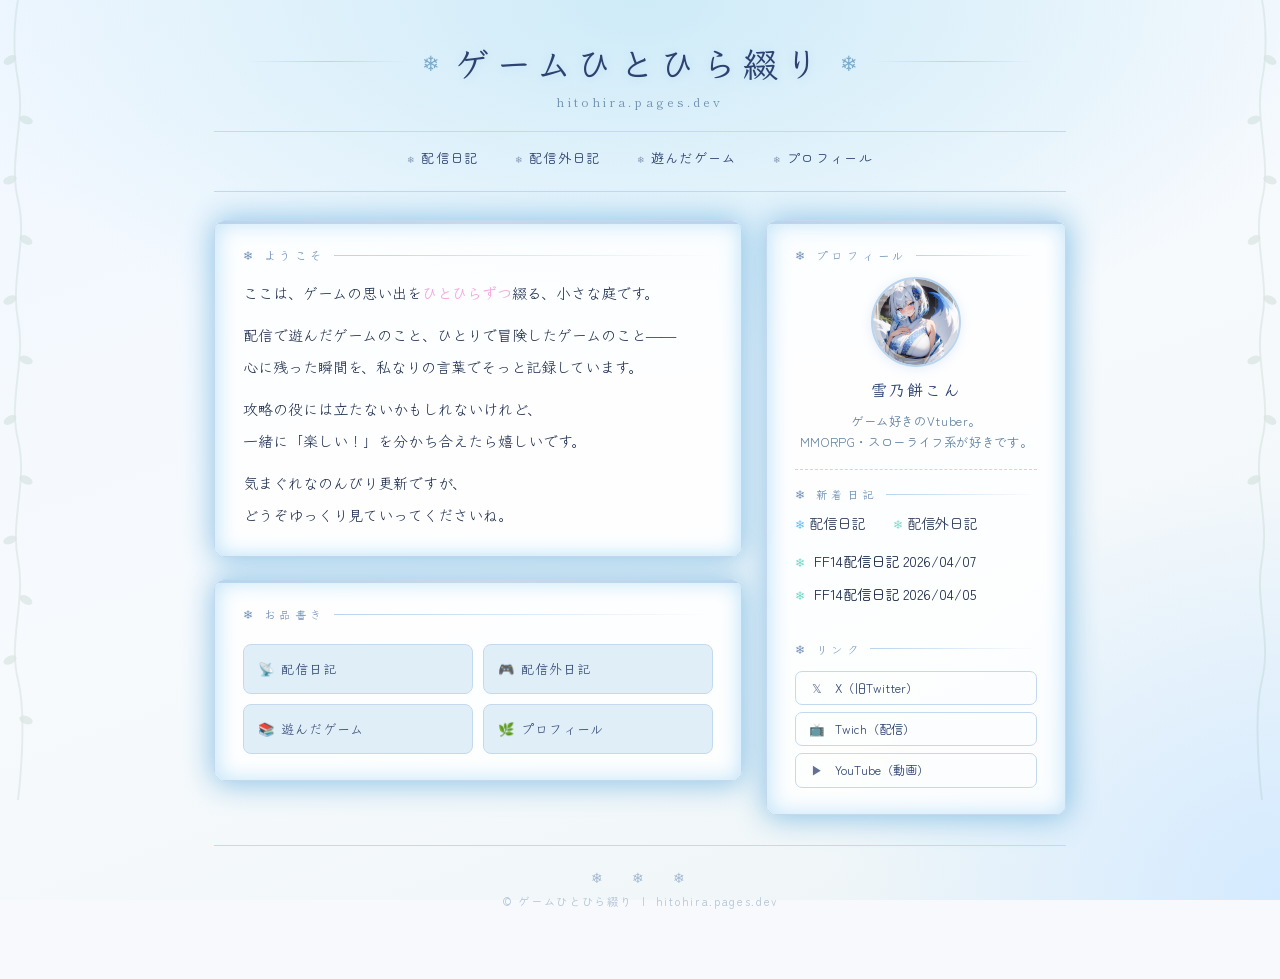
<file: index.html>
<!DOCTYPE html>
<html lang="ja">
<head>
<meta charset="UTF-8">
<meta name="viewport" content="width=device-width, initial-scale=1.0">
<title>❄ ゲームひとひら綴り ❄</title>
<link rel="icon" href="data:image/svg+xml,<svg xmlns='http://www.w3.org/2000/svg' viewBox='0 0 100 100'><text y='.9em' font-size='90'>❄</text></svg>">
<link href="https://fonts.googleapis.com/css2?family=Zen+Maru+Gothic:wght@300;400;500&family=Klee+One:wght@400;600&family=Shippori+Mincho:wght@400;500&display=swap" rel="stylesheet">
<link rel="stylesheet" href="CSS/style.css">
</head>
<body>

<div class="bg-layer"></div>
<div class="bg-snowflakes"></div>

<svg class="vine-left" xmlns="http://www.w3.org/2000/svg" viewBox="0 0 36 800" preserveAspectRatio="xMidYMid slice">
  <path d="M18 0 C18 0 10 40 18 80 C26 120 8 160 18 200 C28 240 10 280 18 320 C26 360 8 400 18 440 C28 480 10 520 18 560 C26 600 8 640 18 680 C28 720 18 800 18 800" stroke="#5a8a6a" stroke-width="2" fill="none" opacity="0.6"/>
  <ellipse cx="10" cy="60" rx="7" ry="4" fill="#5a8a6a" transform="rotate(-30 10 60)" opacity="0.7"/>
  <ellipse cx="26" cy="120" rx="7" ry="4" fill="#5a8a6a" transform="rotate(20 26 120)" opacity="0.7"/>
  <ellipse cx="10" cy="180" rx="7" ry="4" fill="#5a8a6a" transform="rotate(-20 10 180)" opacity="0.7"/>
  <ellipse cx="26" cy="240" rx="7" ry="4" fill="#5a8a6a" transform="rotate(30 26 240)" opacity="0.7"/>
  <ellipse cx="10" cy="300" rx="7" ry="4" fill="#5a8a6a" transform="rotate(-25 10 300)" opacity="0.7"/>
  <ellipse cx="26" cy="360" rx="7" ry="4" fill="#5a8a6a" transform="rotate(20 26 360)" opacity="0.7"/>
  <ellipse cx="10" cy="420" rx="7" ry="4" fill="#5a8a6a" transform="rotate(-30 10 420)" opacity="0.7"/>
  <ellipse cx="26" cy="480" rx="7" ry="4" fill="#5a8a6a" transform="rotate(25 26 480)" opacity="0.7"/>
  <ellipse cx="10" cy="540" rx="7" ry="4" fill="#5a8a6a" transform="rotate(-20 10 540)" opacity="0.7"/>
  <ellipse cx="26" cy="600" rx="7" ry="4" fill="#5a8a6a" transform="rotate(30 26 600)" opacity="0.7"/>
  <ellipse cx="10" cy="660" rx="7" ry="4" fill="#5a8a6a" transform="rotate(-25 10 660)" opacity="0.7"/>
  <ellipse cx="26" cy="720" rx="7" ry="4" fill="#5a8a6a" transform="rotate(20 26 720)" opacity="0.7"/>
</svg>
<svg class="vine-right" xmlns="http://www.w3.org/2000/svg" viewBox="0 0 36 800" preserveAspectRatio="xMidYMid slice">
  <path d="M18 0 C18 0 10 40 18 80 C26 120 8 160 18 200 C28 240 10 280 18 320 C26 360 8 400 18 440 C28 480 10 520 18 560 C26 600 8 640 18 680 C28 720 18 800 18 800" stroke="#5a8a6a" stroke-width="2" fill="none" opacity="0.6"/>
  <ellipse cx="10" cy="60" rx="7" ry="4" fill="#5a8a6a" transform="rotate(-30 10 60)" opacity="0.7"/>
  <ellipse cx="26" cy="120" rx="7" ry="4" fill="#5a8a6a" transform="rotate(20 26 120)" opacity="0.7"/>
  <ellipse cx="10" cy="180" rx="7" ry="4" fill="#5a8a6a" transform="rotate(-20 10 180)" opacity="0.7"/>
  <ellipse cx="26" cy="240" rx="7" ry="4" fill="#5a8a6a" transform="rotate(30 26 240)" opacity="0.7"/>
  <ellipse cx="10" cy="300" rx="7" ry="4" fill="#5a8a6a" transform="rotate(-25 10 300)" opacity="0.7"/>
  <ellipse cx="26" cy="360" rx="7" ry="4" fill="#5a8a6a" transform="rotate(20 26 360)" opacity="0.7"/>
  <ellipse cx="10" cy="420" rx="7" ry="4" fill="#5a8a6a" transform="rotate(-30 10 420)" opacity="0.7"/>
  <ellipse cx="26" cy="480" rx="7" ry="4" fill="#5a8a6a" transform="rotate(25 26 480)" opacity="0.7"/>
</svg>

<div class="snow-container" id="snowContainer"></div>

<div id="wrapper">
  <header class="fade-in">
    <div class="site-title-deco">
      <div class="deco-line"></div>
      <span class="snowflake-deco">❄</span>
      <h1 class="site-title">ゲームひとひら綴り</h1>
      <span class="snowflake-deco" style="animation-direction:reverse">❄</span>
      <div class="deco-line"></div>
    </div>
    <p class="site-subtitle">hitohira.pages.dev</p>
  </header>

  <nav class="fade-in fade-in-delay-1">
    <a href="list.html">配信日記</a>
    <a href="list-off.html">配信外日記</a>
    <a href="games.html">遊んだゲーム</a>
    <a href="profile.html">プロフィール</a>
  </nav>

  <main class="main-grid fade-in fade-in-delay-2">
    <section>
      <div class="card greeting-card">
        <p class="card-title">❄ ようこそ</p>
        <div class="greeting-text">
          <p>ここは、ゲームの思い出を<span class="greeting-em">ひとひらずつ</span>綴る、小さな庭です。</p>
          <p>配信で遊んだゲームのこと、ひとりで冒険したゲームのこと——<br>
             心に残った瞬間を、私なりの言葉でそっと記録しています。</p>
          <p>攻略の役には立たないかもしれないけれど、<br>
            一緒に「楽しい！」を分かち合えたら嬉しいです。</p>
            <p>気まぐれなのんびり更新ですが、<br>
              どうぞゆっくり見ていってくださいね。</p>
        </div>
      </div>
      <div class="card greeting-card" style="margin-top:22px">
        <p class="card-title">❄ お品書き</p>
        <div class="greeting-text">
          <div class="section-links" style="margin-top:22px">
            <a href="list.html" class="sec-link">📡 配信日記</a>
            <a href="list-off.html" class="sec-link">🎮 配信外日記</a>
            <a href="games.html" class="sec-link">📚 遊んだゲーム</a>
            <a href="profile.html" class="sec-link">🌿 プロフィール</a>
          </div>
        </div>
      </div>
    </section>

    <div id="sidebar-container"></div>
  </main>

  <footer class="fade-in">
    <p class="footer-deco">❄ &nbsp; ❄ &nbsp; ❄</p>
    <p class="footer-copy">© ゲームひとひら綴り &nbsp;|&nbsp; hitohira.pages.dev</p>
  </footer>
</div>

<script src="js/diary-data.js"></script>

<script>
// 1. サイドバーを読み込む
fetch("partials/sidebar.html")
  .then(response => response.text())
  .then(data => {
    document.getElementById("sidebar-container").innerHTML = data;
    // サイドバーのHTMLが入った「後」にリストを作る
    if (typeof diaryData !== 'undefined') {
      renderRecentPosts();
    }
  });

// 2. 新着リストを生成する
function renderRecentPosts() {
  const listContainer = document.getElementById('recent-posts');
  if (!listContainer) return;

  const latestPosts = diaryData.slice(0, 3);
  
  // ゆうちゃんが CSS で設定したデザイン（文字サイズや余白）を
  // そのまま適用するために、クラス名や構造を元通りにするよ！
  listContainer.innerHTML = latestPosts.map(post => {
    const snowClass = post.isLive ? 'recent-snow2' : 'recent-snow1';

    return `
      <li style="list-style: none; margin-bottom: 12px; line-height: 1.4;">
        <span class="${snowClass}" style="margin-right: 5px;">❄</span>
        <a href="post.html?id=${post.id}" 
           style="color: inherit; text-decoration: none; font-size: 0.9rem; display: inline-block;">
          ${post.title}
        </a>
      </li>
    `;
  }).join('');
}

// 3. 雪アニメーション（ゆうちゃんの設定）
const container = document.getElementById('snowContainer');
const symbols = ['❄','❅','❆','✦','✧'];
for (let i = 0; i < 22; i++) {
  const el = document.createElement('span');
  el.classList.add('snowflake');
  el.textContent = symbols[Math.floor(Math.random() * symbols.length)];
  el.style.left = Math.random() * 100 + 'vw';
  el.style.fontSize = (0.6 + Math.random() * 0.9) + 'rem';
  el.style.animationDuration = (10 + Math.random() * 18) + 's';
  el.style.animationDelay = (Math.random() * 15) + 's';
  el.style.opacity = 0;
  container.appendChild(el);
}
</script>
</body>

<script src="js/diary-data.js"></script>
<script src="js/sidebar-loader.js"></script>

</html>
</file>
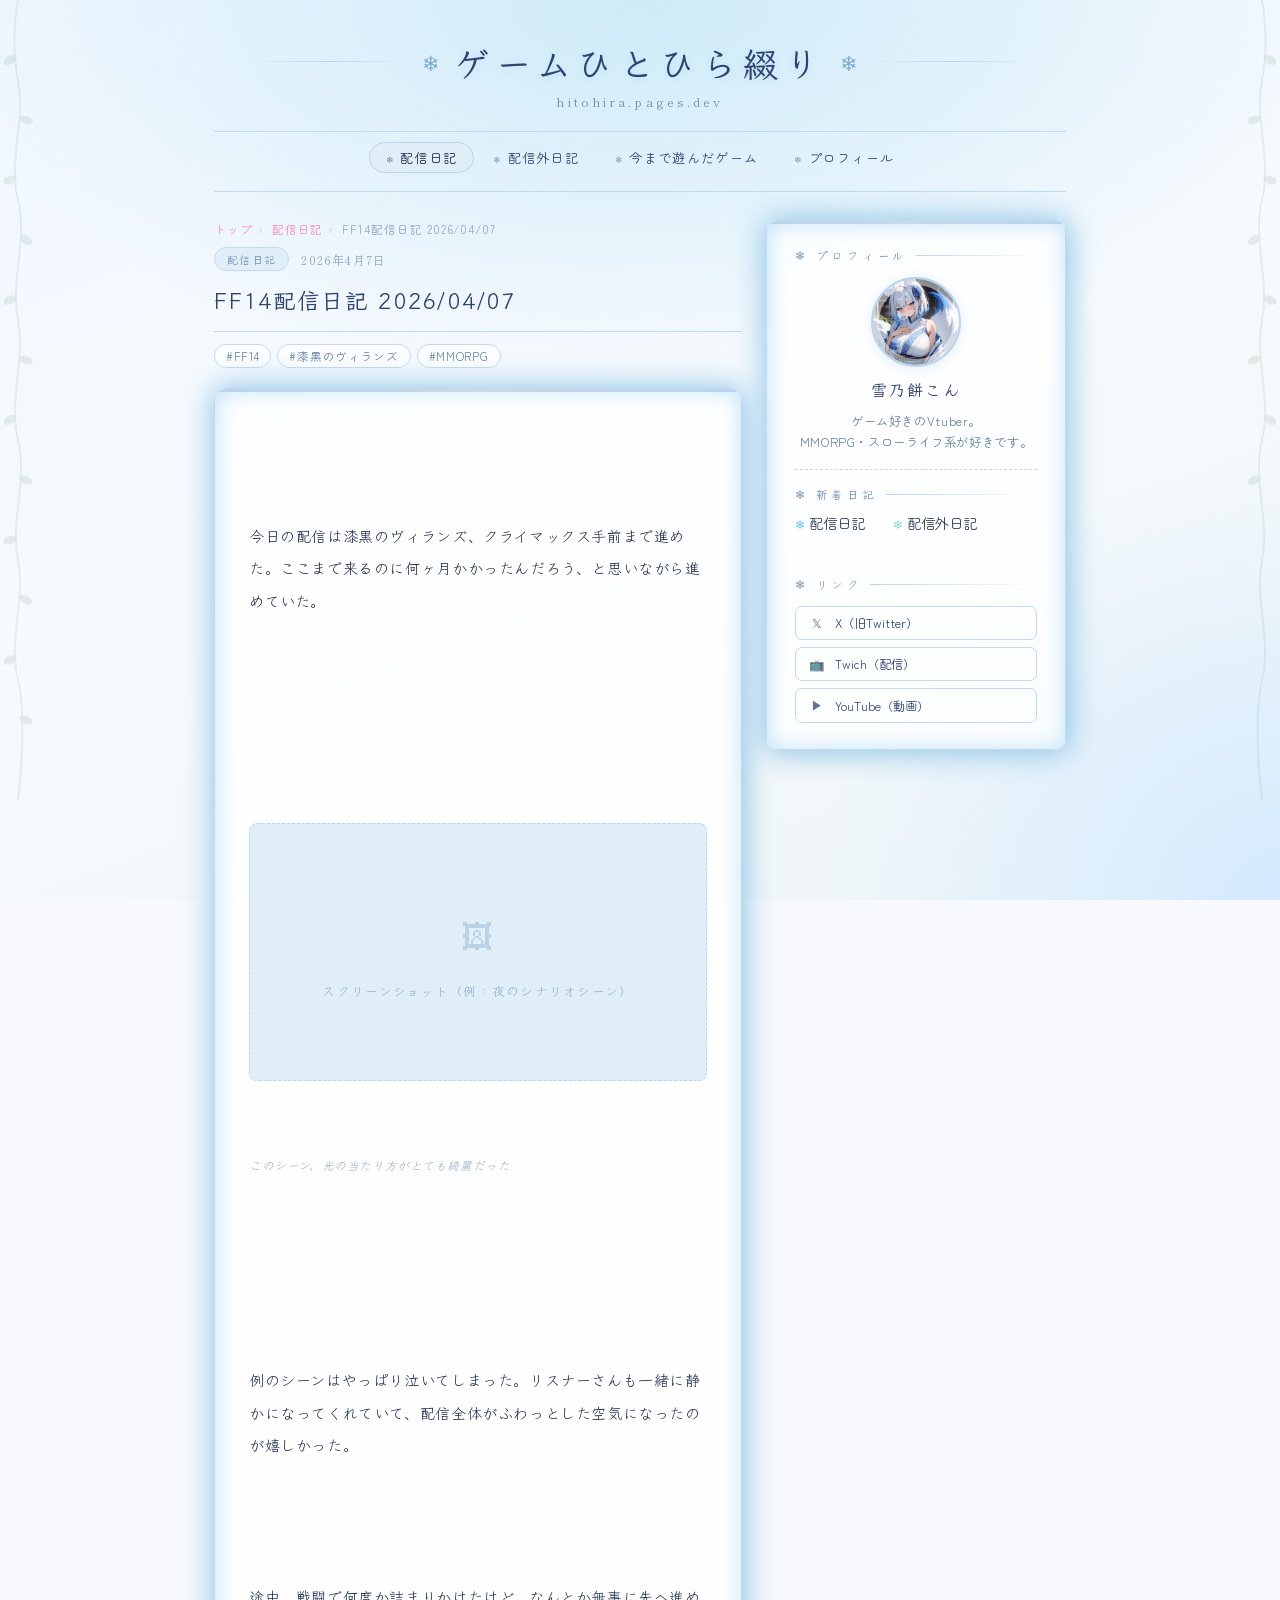
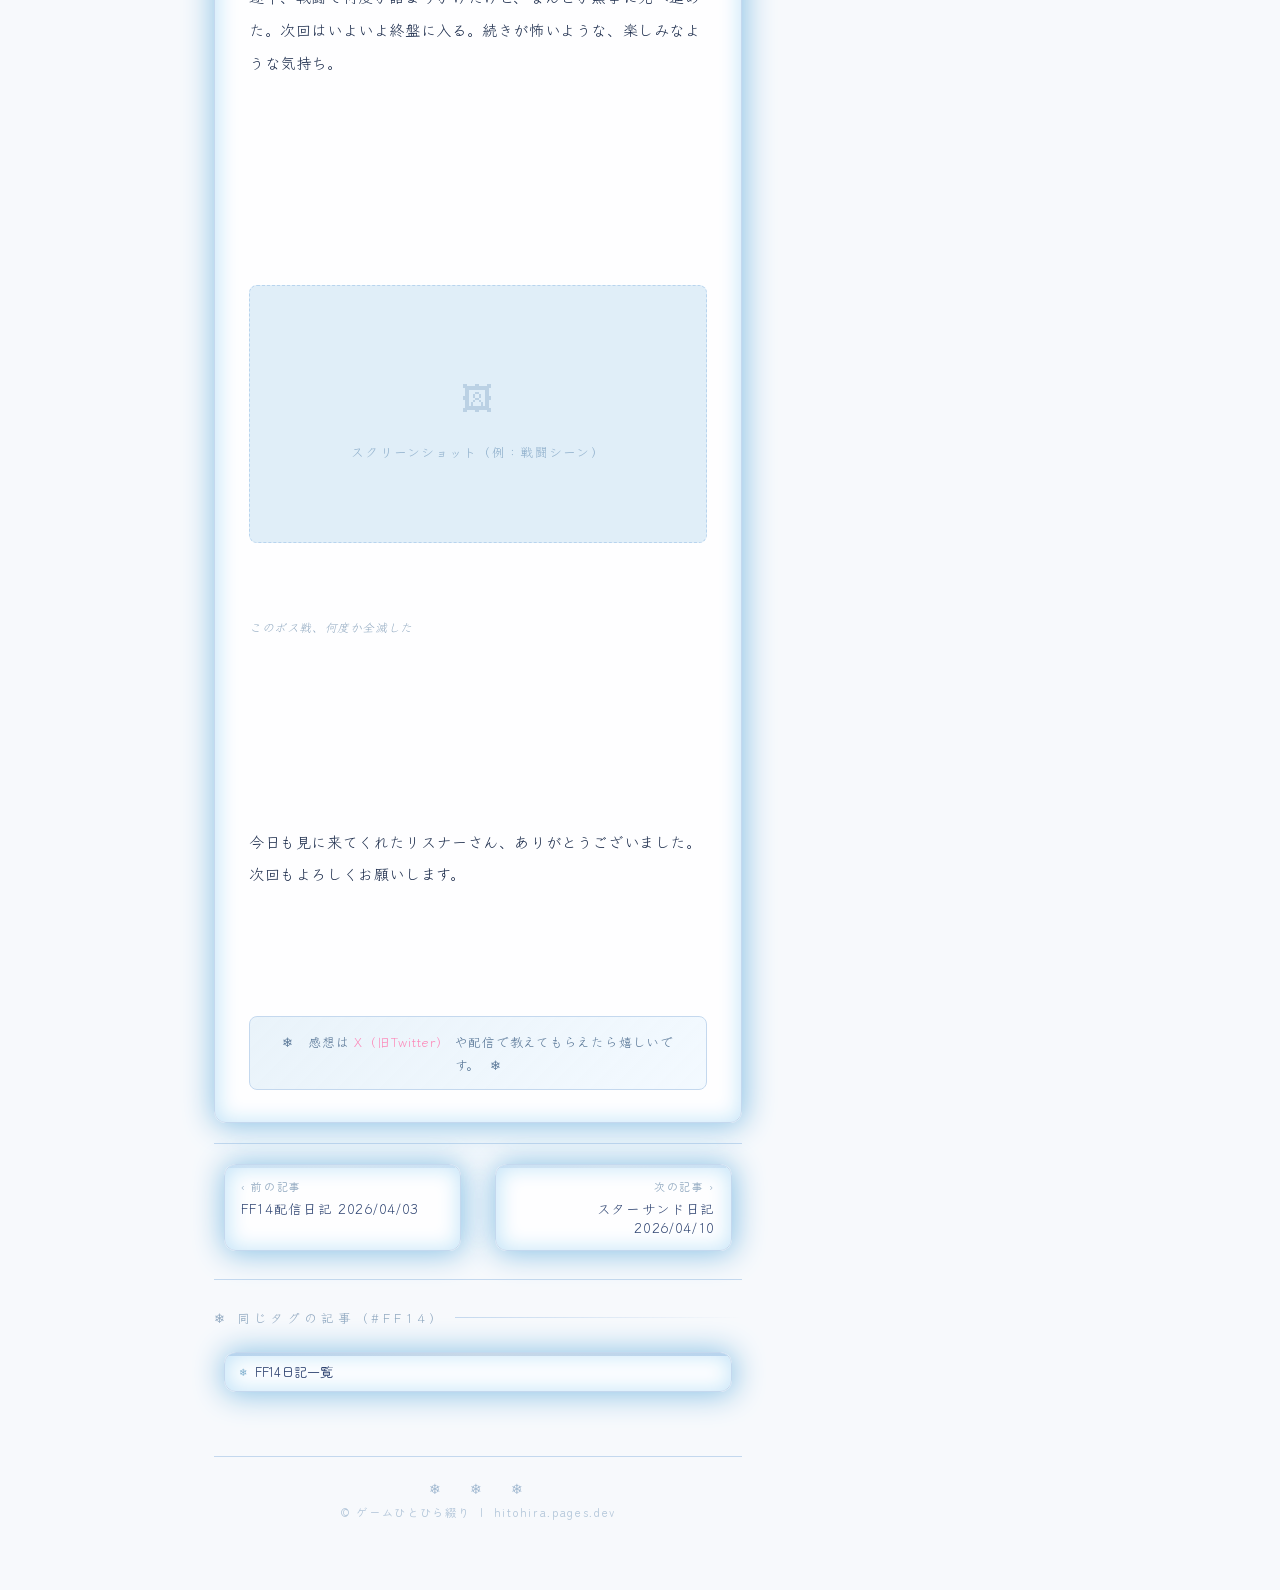
<file: article.html>
<!DOCTYPE html>
<html lang="ja">
<head>
<meta charset="UTF-8">
<meta name="viewport" content="width=device-width, initial-scale=1.0">
<title>FF14配信日記 2026/04/07 — ❄ ゲームひとひら綴り ❄</title>
<link rel="icon" href="data:image/svg+xml,<svg xmlns='http://www.w3.org/2000/svg' viewBox='0 0 100 100'><text y='.9em' font-size='90'>❄</text></svg>">
<link href="https://fonts.googleapis.com/css2?family=Zen+Maru+Gothic:wght@300;400;500&family=Klee+One:wght@400;600&family=Shippori+Mincho:wght@400;500&display=swap" rel="stylesheet">
<link rel="stylesheet" href="CSS/style.css">
</head>
<body>

<div class="bg-layer"></div>
<div class="bg-snowflakes"></div>

<svg class="vine-left" xmlns="http://www.w3.org/2000/svg" viewBox="0 0 36 800" preserveAspectRatio="xMidYMid slice">
  <path d="M18 0 C18 0 10 40 18 80 C26 120 8 160 18 200 C28 240 10 280 18 320 C26 360 8 400 18 440 C28 480 10 520 18 560 C26 600 8 640 18 680 C28 720 18 800 18 800" stroke="#5a8a6a" stroke-width="2" fill="none" opacity="0.6"/>
  <ellipse cx="10" cy="60"  rx="7" ry="4" fill="#5a8a6a" transform="rotate(-30 10 60)"  opacity="0.7"/>
  <ellipse cx="26" cy="120" rx="7" ry="4" fill="#5a8a6a" transform="rotate(20 26 120)"  opacity="0.7"/>
  <ellipse cx="10" cy="180" rx="7" ry="4" fill="#5a8a6a" transform="rotate(-20 10 180)" opacity="0.7"/>
  <ellipse cx="26" cy="240" rx="7" ry="4" fill="#5a8a6a" transform="rotate(30 26 240)"  opacity="0.7"/>
  <ellipse cx="10" cy="300" rx="7" ry="4" fill="#5a8a6a" transform="rotate(-25 10 300)" opacity="0.7"/>
  <ellipse cx="26" cy="360" rx="7" ry="4" fill="#5a8a6a" transform="rotate(20 26 360)"  opacity="0.7"/>
  <ellipse cx="10" cy="420" rx="7" ry="4" fill="#5a8a6a" transform="rotate(-30 10 420)" opacity="0.7"/>
  <ellipse cx="26" cy="480" rx="7" ry="4" fill="#5a8a6a" transform="rotate(25 26 480)"  opacity="0.7"/>
  <ellipse cx="10" cy="540" rx="7" ry="4" fill="#5a8a6a" transform="rotate(-20 10 540)" opacity="0.7"/>
  <ellipse cx="26" cy="600" rx="7" ry="4" fill="#5a8a6a" transform="rotate(30 26 600)"  opacity="0.7"/>
  <ellipse cx="10" cy="660" rx="7" ry="4" fill="#5a8a6a" transform="rotate(-25 10 660)" opacity="0.7"/>
  <ellipse cx="26" cy="720" rx="7" ry="4" fill="#5a8a6a" transform="rotate(20 26 720)"  opacity="0.7"/>
</svg>
<svg class="vine-right" xmlns="http://www.w3.org/2000/svg" viewBox="0 0 36 800" preserveAspectRatio="xMidYMid slice">
  <path d="M18 0 C18 0 10 40 18 80 C26 120 8 160 18 200 C28 240 10 280 18 320 C26 360 8 400 18 440 C28 480 10 520 18 560 C26 600 8 640 18 680 C28 720 18 800 18 800" stroke="#5a8a6a" stroke-width="2" fill="none" opacity="0.6"/>
  <ellipse cx="10" cy="60"  rx="7" ry="4" fill="#5a8a6a" transform="rotate(-30 10 60)"  opacity="0.7"/>
  <ellipse cx="26" cy="120" rx="7" ry="4" fill="#5a8a6a" transform="rotate(20 26 120)"  opacity="0.7"/>
  <ellipse cx="10" cy="180" rx="7" ry="4" fill="#5a8a6a" transform="rotate(-20 10 180)" opacity="0.7"/>
  <ellipse cx="26" cy="240" rx="7" ry="4" fill="#5a8a6a" transform="rotate(30 26 240)"  opacity="0.7"/>
  <ellipse cx="10" cy="300" rx="7" ry="4" fill="#5a8a6a" transform="rotate(-25 10 300)" opacity="0.7"/>
  <ellipse cx="26" cy="360" rx="7" ry="4" fill="#5a8a6a" transform="rotate(20 26 360)"  opacity="0.7"/>
  <ellipse cx="10" cy="420" rx="7" ry="4" fill="#5a8a6a" transform="rotate(-30 10 420)" opacity="0.7"/>
  <ellipse cx="26" cy="480" rx="7" ry="4" fill="#5a8a6a" transform="rotate(25 26 480)"  opacity="0.7"/>
</svg>

<div class="snow-container" id="snowContainer"></div>

<div id="wrapper">

  <!-- ヘッダー -->
  <header class="fade-in">
    <div class="site-title-deco">
      <div class="deco-line"></div>
      <span class="snowflake-deco">❄</span>
      <a href="index.html" class="site-title">ゲームひとひら綴り</a>
      <span class="snowflake-deco" style="animation-direction:reverse">❄</span>
      <div class="deco-line"></div>
    </div>
    <p class="site-subtitle">hitohira.pages.dev</p>
  </header>

  <!-- ナビ -->
  <nav class="fade-in fade-in-delay-1">
    <a href="#" class="active">配信日記</a>
    <a href="#">配信外日記</a>
    <a href="#">今まで遊んだゲーム</a>
    <a href="#">プロフィール</a>
  </nav>

  <!-- メイン -->
  <div class="main-grid fade-in fade-in-delay-2">

    <!-- 左：記事本文 -->
    <article>

      <p class="breadcrumb">
        <a href="index.html">トップ</a><span>›</span>
        <a href="list.html">配信日記</a><span>›</span>
        FF14配信日記 2026/04/07
      </p>

      <div class="article-header">
        <div class="article-meta-top">
          <span class="article-category">配信日記</span>
          <span class="article-date">2026年4月7日</span>
        </div>
        <h1 class="article-title">FF14配信日記 2026/04/07</h1>
        <div class="article-tags">
          <a href="#" class="article-tag">#FF14</a>
          <a href="#" class="article-tag">#漆黒のヴィランズ</a>
          <a href="#" class="article-tag">#MMORPG</a>
        </div>
      </div>

      <!-- 本文 -->
      <div class="article-body-card">
        <div class="article-body">

          <p>今日の配信は漆黒のヴィランズ、クライマックス手前まで進めた。ここまで来るのに何ヶ月かかったんだろう、と思いながら進めていた。</p>

          <div class="article-screenshots">
            <figure class="screenshot-item">
              <div class="screenshot-placeholder">
                <span class="ph-icon">🖼</span>
                <span>スクリーンショット（例：夜のシナリオシーン）</span>
              </div>
              <figcaption class="screenshot-caption">このシーン、光の当たり方がとても綺麗だった</figcaption>
            </figure>
          </div>

          <p>例のシーンはやっぱり泣いてしまった。リスナーさんも一緒に静かになってくれていて、配信全体がふわっとした空気になったのが嬉しかった。</p>

          <p>途中、戦闘で何度か詰まりかけたけど、なんとか無事に先へ進めた。次回はいよいよ終盤に入る。続きが怖いような、楽しみなような気持ち。</p>

          <div class="article-screenshots">
            <figure class="screenshot-item">
              <div class="screenshot-placeholder">
                <span class="ph-icon">🖼</span>
                <span>スクリーンショット（例：戦闘シーン）</span>
              </div>
              <figcaption class="screenshot-caption">このボス戦、何度か全滅した</figcaption>
            </figure>
          </div>

          <p>今日も見に来てくれたリスナーさん、ありがとうございました。次回もよろしくお願いします。</p>

        </div>

        <p class="article-footer-note">
          ❄ &nbsp; 感想は <a href="#">X（旧Twitter）</a> や配信で教えてもらえたら嬉しいです。&nbsp; ❄
        </p>
      </div>

      <!-- 前後ナビ -->
      <nav class="article-nav">
        <a href="#" class="article-nav-btn prev">
          <span class="nav-direction">‹ 前の記事</span>
          <span class="nav-title">FF14配信日記 2026/04/03</span>
        </a>
        <a href="#" class="article-nav-btn next">
          <span class="nav-direction">次の記事 ›</span>
          <span class="nav-title">スターサンド日記 2026/04/10</span>
        </a>
      </nav>

      <!-- 同タグ記事 -->
      <div class="related-section">
        <p class="related-heading">❄ 同じタグの記事（#FF14）</p>
        <ul class="related-list">
          <li class="related-item"><a href="#">
            <span class="rel-snow">❄</span>
            <span><span class="rel-title">FF14日記一覧</span></span>
          </a></li>
        </ul>
      </div>

    </article>

 <!-- サイドバー -->
   <div id="sidebar-container"></div>
<script>
  fetch("/partials/sidebar.html")
    .then(response => response.text())
    .then(data => {
      document.getElementById("sidebar-container").innerHTML = data;
    });
</script>

   
  <footer class="fade-in">
    <p class="footer-deco">❄ &nbsp; ❄ &nbsp; ❄</p>
    <p class="footer-copy">© ゲームひとひら綴り &nbsp;|&nbsp; hitohira.pages.dev</p>
  </footer>
</div>

<script>
const container = document.getElementById('snowContainer');
const symbols = ['❄','❅','❆','✦','✧'];
const count = 22;
for (let i = 0; i < count; i++) {
  const el = document.createElement('span');
  el.classList.add('snowflake');
  el.textContent = symbols[Math.floor(Math.random() * symbols.length)];
  el.style.left = Math.random() * 100 + 'vw';
  el.style.fontSize = (0.6 + Math.random() * 0.9) + 'rem';
  el.style.animationDuration = (10 + Math.random() * 18) + 's';
  el.style.animationDelay = (Math.random() * 15) + 's';
  el.style.opacity = 0;
  container.appendChild(el);
}
</script>

<script src="js/diary-data.js"></script>
<script src="js/sidebar-loader.js"></script>

</body>
</html>
</file>
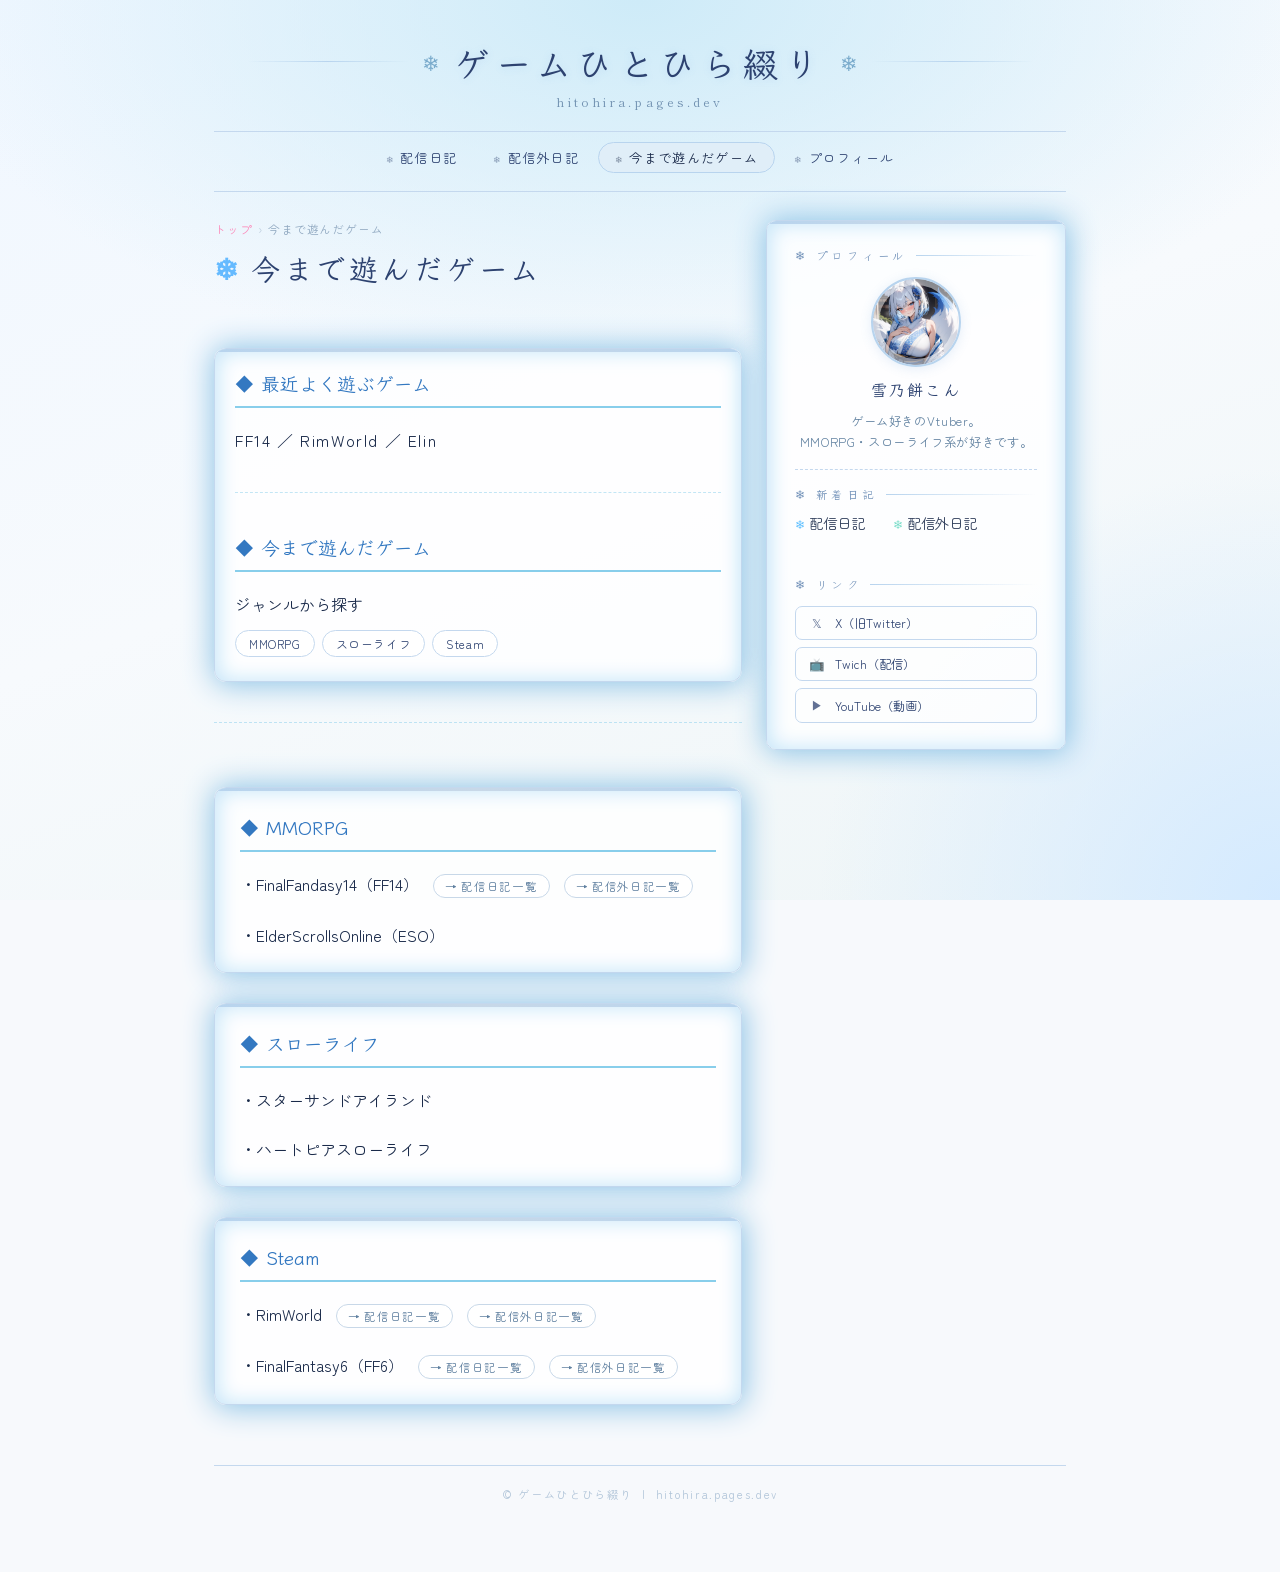
<file: games.html>
<!DOCTYPE html>
<html lang="ja">
<head>
    <meta charset="UTF-8">
    <meta name="viewport" content="width=device-width, initial-scale=1.0">
    <title>今まで遊んだゲーム — ❄ ゲームひとひら綴り ❄</title>
    <link href="https://fonts.googleapis.com/css2?family=Zen+Maru+Gothic:wght@300;400;500&family=Klee+One:wght@400;600&family=Shippori+Mincho:wght@400;500&display=swap" rel="stylesheet">
    <link rel="stylesheet" href="CSS/style.css">
</head>
<body>

<div class="bg-layer"></div>
<div class="bg-snowflakes"></div>
<div class="snow-container" id="snowContainer"></div>

<div id="wrapper">
    <header class="fade-in">
        <div class="site-title-deco">
            <div class="deco-line"></div>
            <span class="snowflake-deco">❄</span>
            <a href="index.html" class="site-title">ゲームひとひら綴り</a>
            <span class="snowflake-deco" style="animation-direction:reverse">❄</span>
            <div class="deco-line"></div>
        </div>
        <p class="site-subtitle">hitohira.pages.dev</p>
    </header>

    <nav class="fade-in fade-in-delay-1">
        <a href="list.html">配信日記</a>
        <a href="list-off.html">配信外日記</a>
        <a href="games.html" class="active">今まで遊んだゲーム</a>
        <a href="profile.html">プロフィール</a>
    </nav>

    <div class="main-grid fade-in fade-in-delay-2">
        <main>
            <div class="list-heading">
                <p class="breadcrumb"><a href="index.html">トップ</a><span>›</span>今まで遊んだゲーム</p>
                <h1 class="list-page-title"><span class="title-snow1">❄</span>今まで遊んだゲーム</h1>
            </div>

            <section class="game-section" style="margin-top: 60px;">
                
                <div class="article-body-card" style="padding: 20px;">
                   <h3 style="color: #3378C1; border-bottom: 2px solid #88ceeb; padding-bottom: 10px; margin-bottom: 20px; font-family: 'Klee One', sans-serif;">◆ 最近よく遊ぶゲーム</h3>
                    <p style="font-family: 'Zen Maru Gothic', sans-serif; letter-spacing: 0.1em;">
                        FF14 ／ RimWorld ／ Elin
                    </p>

<hr style="border: none; border-top: 1px dashed #88ceeb; margin: 40px 0; opacity: 0.5;">

<h3 style="color: #3378C1; border-bottom: 2px solid #88ceeb; padding-bottom: 10px; margin-bottom: 20px; font-family: 'Klee One', sans-serif;">◆ 今まで遊んだゲーム</h3>

            ジャンルから探す
                <div class="tag-filter">
                    <a href="#mmorpg">MMORPG</a>
                    <a href="#slow-life">スローライフ</a>
                    <a href="#steam">Steam</a>
                </div></div>
            </section>

            <hr style="border: none; border-top: 1px dashed #88ceeb; margin: 40px 0; opacity: 0.5;">

　　　　　　<section id="mmorpg" class="article-body-card" style="margin-bottom: 30px; padding: 25px;">
                <h3 style="color: #3378C1; border-bottom: 2px solid #88ceeb; padding-bottom: 10px; margin-bottom: 20px; font-family: 'Klee One', sans-serif;">◆ MMORPG</h3>
                
                <div style="margin-bottom: 25px;">
                    ・FinalFandasy14（FF14）
                    <a href="list.html?tag=FF14" class="article-tag" style="display: inline-block; margin-left: 10px;">→ 配信日記一覧</a>
                    <a href="list-off.html?tag=FF14" class="article-tag" style="display: inline-block; margin-left: 10px;">→ 配信外日記一覧</a>
                </div>

                <div>
                    ・ElderScrollsOnline（ESO）
                     <!-- <a href="list.html?tag=ESO" class="article-tag" style="display: inline-block; margin-left: 10px;">→ 配信日記一覧</a>
                    <a href="list-off.html?tag=ESO" class="article-tag" style="display: inline-block; margin-left: 10px;">→ 配信外日記一覧</a>
                -->
                </div>
            </section>


            <section id="slow-life" class="article-body-card" style="margin-bottom: 30px; padding: 25px;">
                <h3 style="color: #3378C1; border-bottom: 2px solid #88ceeb; padding-bottom: 10px; margin-bottom: 20px; font-family: 'Klee One', sans-serif;">◆ スローライフ</h3>
                
                <div style="margin-bottom: 25px;">
                    ・スターサンドアイランド
                  <!--  <a href="list.html?tag=スターサンド" class="article-tag" style="display: inline-block; margin-left: 10px;">→ 配信日記一覧</a>
                    <a href="list-off.html?tag=スターサンド" class="article-tag" style="display: inline-block; margin-left: 10px;">→ 配信外日記一覧</a>
                -->
                </div>

                <div>
                    ・ハートピアスローライフ<!--
                    <a href="list-off.html?tag=ハートピア" class="article-tag" style="display: inline-block; margin-left: 10px;">→ 配信外日記一覧</a>
                    <a href="list-off.html?tag=ハートピア" class="article-tag" style="display: inline-block; margin-left: 10px;">→ 配信外日記一覧</a>-->
                </div>
            </section>

 <section id="steam" class="article-body-card" style="margin-bottom: 30px; padding: 25px;">
                <h3 style="color: #3378C1; border-bottom: 2px solid #88ceeb; padding-bottom: 10px; margin-bottom: 20px; font-family: 'Klee One', sans-serif;">◆ Steam</h3>
                
                <div style="margin-bottom: 25px;">
                    ・RimWorld
                  <a href="list.html?tag=RimWorld" class="article-tag" style="display: inline-block; margin-left: 10px;">→ 配信日記一覧</a>
                    <a href="list-off.html?tag=RimWorld" class="article-tag" style="display: inline-block; margin-left: 10px;">→ 配信外日記一覧</a>
                
                </div>
                <div>
                    ・FinalFantasy6（FF6）
                  <a href="list.html?tag=FF6" class="article-tag" style="display: inline-block; margin-left: 10px;">→ 配信日記一覧</a>
                    <a href="list-off.html?tag=FF6" class="article-tag" style="display: inline-block; margin-left: 10px;">→ 配信外日記一覧</a>    
                </div>
            </section>


        </main>

        <div id="sidebar-container"></div>
    </div>

    <footer class="fade-in">
        <p class="footer-copy">© ゲームひとひら綴り &nbsp;|&nbsp; hitohira.pages.dev</p>
    </footer>
</div>

<script>
const container = document.getElementById('snowContainer');
const symbols = ['❄','❅','❆','✦','✧'];
for (let i = 0; i < 22; i++) {
  const el = document.createElement('span');
  el.classList.add('snowflake');
  el.textContent = symbols[Math.floor(Math.random() * symbols.length)];
  el.style.left = Math.random() * 100 + 'vw';
  el.style.fontSize = (0.6 + Math.random() * 0.9) + 'rem';
  el.style.animationDuration = (10 + Math.random() * 18) + 's';
  el.style.animationDelay = (Math.random() * 15) + 's';
  container.appendChild(el);
}
</script>

<script>
  // サイドバーを読み込む魔法
  fetch("partials/sidebar.html") // パスが他と違う場合は調整してね！
    .then(response => response.text())
    .then(data => {
      const container = document.getElementById("sidebar-container");
      if (container) {
          container.innerHTML = data;
      }
    });
</script>

<script src="js/diary-data.js"></script>
<script src="js/sidebar-loader.js"></script>

</body>
</html>
</file>
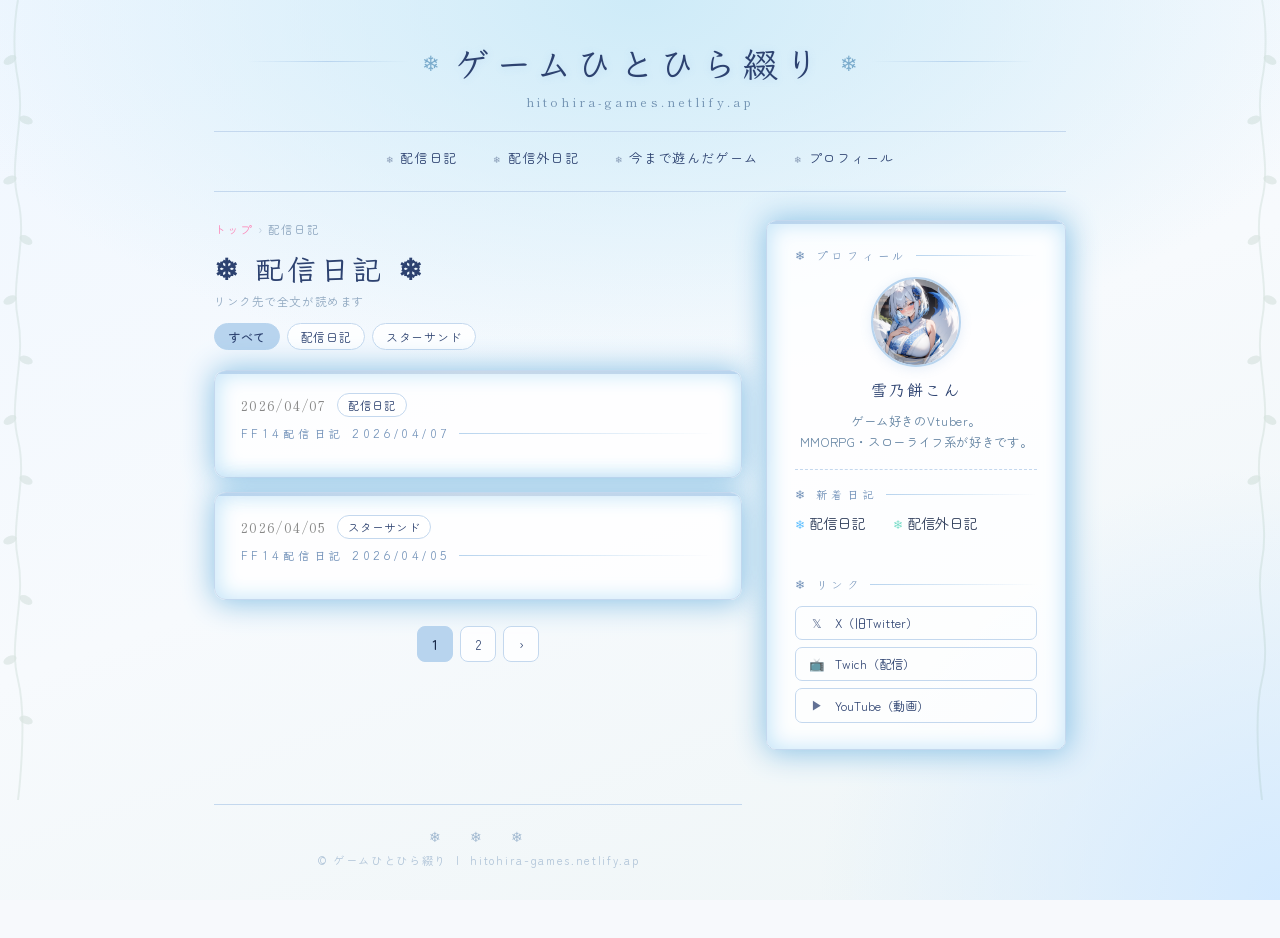
<file: list copy.html>
<!DOCTYPE html>
<html lang="ja">
<head>
<meta charset="UTF-8">
<meta name="viewport" content="width=device-width, initial-scale=1.0">
<title>配信日記一覧 — ❄ ゲームひとひら綴り ❄</title>
<link rel="icon" href="data:image/svg+xml,<svg xmlns='http://www.w3.org/2000/svg' viewBox='0 0 100 100'><text y='.9em' font-size='90'>❄</text></svg>">
<link href="https://fonts.googleapis.com/css2?family=Zen+Maru+Gothic:wght@300;400;500&family=Klee+One:wght@400;600&family=Shippori+Mincho:wght@400;500&display=swap" rel="stylesheet">
<link rel="stylesheet" href="CSS/style.css">
</head>
<body>

<div class="bg-layer"></div>
<div class="bg-snowflakes"></div>

<svg class="vine-left" xmlns="http://www.w3.org/2000/svg" viewBox="0 0 36 800" preserveAspectRatio="xMidYMid slice">
  <path d="M18 0 C18 0 10 40 18 80 C26 120 8 160 18 200 C28 240 10 280 18 320 C26 360 8 400 18 440 C28 480 10 520 18 560 C26 600 8 640 18 680 C28 720 18 800 18 800" stroke="#5a8a6a" stroke-width="2" fill="none" opacity="0.6"/>
  <ellipse cx="10" cy="60"  rx="7" ry="4" fill="#5a8a6a" transform="rotate(-30 10 60)"  opacity="0.7"/>
  <ellipse cx="26" cy="120" rx="7" ry="4" fill="#5a8a6a" transform="rotate(20 26 120)"  opacity="0.7"/>
  <ellipse cx="10" cy="180" rx="7" ry="4" fill="#5a8a6a" transform="rotate(-20 10 180)" opacity="0.7"/>
  <ellipse cx="26" cy="240" rx="7" ry="4" fill="#5a8a6a" transform="rotate(30 26 240)"  opacity="0.7"/>
  <ellipse cx="10" cy="300" rx="7" ry="4" fill="#5a8a6a" transform="rotate(-25 10 300)" opacity="0.7"/>
  <ellipse cx="26" cy="360" rx="7" ry="4" fill="#5a8a6a" transform="rotate(20 26 360)"  opacity="0.7"/>
  <ellipse cx="10" cy="420" rx="7" ry="4" fill="#5a8a6a" transform="rotate(-30 10 420)" opacity="0.7"/>
  <ellipse cx="26" cy="480" rx="7" ry="4" fill="#5a8a6a" transform="rotate(25 26 480)"  opacity="0.7"/>
  <ellipse cx="10" cy="540" rx="7" ry="4" fill="#5a8a6a" transform="rotate(-20 10 540)" opacity="0.7"/>
  <ellipse cx="26" cy="600" rx="7" ry="4" fill="#5a8a6a" transform="rotate(30 26 600)"  opacity="0.7"/>
  <ellipse cx="10" cy="660" rx="7" ry="4" fill="#5a8a6a" transform="rotate(-25 10 660)" opacity="0.7"/>
  <ellipse cx="26" cy="720" rx="7" ry="4" fill="#5a8a6a" transform="rotate(20 26 720)"  opacity="0.7"/>
</svg>
<svg class="vine-right" xmlns="http://www.w3.org/2000/svg" viewBox="0 0 36 800" preserveAspectRatio="xMidYMid slice">
  <path d="M18 0 C18 0 10 40 18 80 C26 120 8 160 18 200 C28 240 10 280 18 320 C26 360 8 400 18 440 C28 480 10 520 18 560 C26 600 8 640 18 680 C28 720 18 800 18 800" stroke="#5a8a6a" stroke-width="2" fill="none" opacity="0.6"/>
  <ellipse cx="10" cy="60"  rx="7" ry="4" fill="#5a8a6a" transform="rotate(-30 10 60)"  opacity="0.7"/>
  <ellipse cx="26" cy="120" rx="7" ry="4" fill="#5a8a6a" transform="rotate(20 26 120)"  opacity="0.7"/>
  <ellipse cx="10" cy="180" rx="7" ry="4" fill="#5a8a6a" transform="rotate(-20 10 180)" opacity="0.7"/>
  <ellipse cx="26" cy="240" rx="7" ry="4" fill="#5a8a6a" transform="rotate(30 26 240)"  opacity="0.7"/>
  <ellipse cx="10" cy="300" rx="7" ry="4" fill="#5a8a6a" transform="rotate(-25 10 300)" opacity="0.7"/>
  <ellipse cx="26" cy="360" rx="7" ry="4" fill="#5a8a6a" transform="rotate(20 26 360)"  opacity="0.7"/>
  <ellipse cx="10" cy="420" rx="7" ry="4" fill="#5a8a6a" transform="rotate(-30 10 420)" opacity="0.7"/>
  <ellipse cx="26" cy="480" rx="7" ry="4" fill="#5a8a6a" transform="rotate(25 26 480)"  opacity="0.7"/>
</svg>

<div class="snow-container" id="snowContainer"></div>

<div id="wrapper">

  <!-- ヘッダー -->
  <header class="fade-in">
    <div class="site-title-deco">
      <div class="deco-line"></div>
      <span class="snowflake-deco">❄</span>
      <a href="index.html" class="site-title">ゲームひとひら綴り</a>
      <span class="snowflake-deco" style="animation-direction:reverse">❄</span>
      <div class="deco-line"></div>
    </div>
    <p class="site-subtitle">hitohira-games.netlify.ap</p>
  </header>

  <!-- ナビ -->
  <nav class="fade-in fade-in-delay-1">
  <a href="list.html">配信日記</a>
  <a href="list-off.html">配信外日記</a>
  <a href="games.html">今まで遊んだゲーム</a>
  <a href="profile.html">プロフィール</a>
</nav>

  <!-- メイン -->
  <div class="main-grid fade-in fade-in-delay-2">

    <!-- 左：記事一覧 -->
   <main>
  <div class="list-heading">
    <p class="breadcrumb"><a href="index.html">トップ</a><span>›</span>配信日記</p>
    
    <h1 class="list-page-title"><span class="title-snow1">❄</span>配信日記</h1>
    <p class="list-details">リンク先で全文が読めます</p>
    
    <div class="tag-filter" id="dynamic-tags">
  </div>
  </div>

  <div class="article-list" id="diary-list-container">
  </div>

  <div class="pagination">
    <a href="#" class="page-btn current">1</a>
    <a href="#" class="page-btn">2</a>
    <a href="#" class="page-btn">›</a>
  </div>
</main>

    <!-- サイドバー -->
   <div id="sidebar-container"></div>
<script>
  fetch("/partials/sidebar.html")
    .then(response => response.text())
    .then(data => {
      document.getElementById("sidebar-container").innerHTML = data;
    });
</script>
<!-- 下タグ一覧
      <div class="card" style="margin-bottom:18px">
        <p class="card-title">❄ タグ</p>
        <div class="tag-cloud">
          <a href="#" class="tag-item">#FF14</a>
          <a href="#" class="tag-item">#スターサンド</a>
          <a href="#" class="tag-item">#Elin</a>
          <a href="#" class="tag-item">#Skyrim</a>
          <a href="#" class="tag-item">#RPG</a>
          <a href="#" class="tag-item">#オープンワールド</a>
        </div>
      </div>
    -->

  <footer class="fade-in">
    <p class="footer-deco">❄ &nbsp; ❄ &nbsp; ❄</p>
    <p class="footer-copy">© ゲームひとひら綴り &nbsp;|&nbsp; hitohira-games.netlify.ap</p>
  </footer>
</div>

<script>
const container = document.getElementById('snowContainer');
const symbols = ['❄','❅','❆','✦','✧'];
const count = 22;
for (let i = 0; i < count; i++) {
  const el = document.createElement('span');
  el.classList.add('snowflake');
  el.textContent = symbols[Math.floor(Math.random() * symbols.length)];
  el.style.left = Math.random() * 100 + 'vw';
  el.style.fontSize = (0.6 + Math.random() * 0.9) + 'rem';
  el.style.animationDuration = (10 + Math.random() * 18) + 's';
  el.style.animationDelay = (Math.random() * 15) + 's';
  el.style.opacity = 0;
  container.appendChild(el);
}
</script>

<script src="js/diary-data.js"></script>

<script>
    function updateList() {
        const params = new URLSearchParams(window.location.search);
        const targetTag = params.get('tag'); 
        
        const listContainer = document.getElementById('diary-list-container');
        const tagFilter = document.getElementById('dynamic-tags'); 
        
        if (!listContainer || typeof diaryData === 'undefined') return;

        // --- 1. タグボタンを自動生成する ---
        if (tagFilter) {
            const categories = [...new Set(diaryData.map(item => item.category))];
            let tagHTML = `<a href="list.html" class="${!targetTag ? 'active' : ''}">すべて</a>`;
            categories.forEach(cat => {
                const isActive = (targetTag === cat) ? 'active' : '';
                tagHTML += `<a href="list.html?tag=${encodeURIComponent(cat)}" class="${isActive}">${cat}</a>`;
            });
            tagFilter.innerHTML = tagHTML;
        }

       // --- 2. 記事リストを絞り込んで表示する ---
        listContainer.innerHTML = ''; 
        diaryData.forEach(item => {
            if (!targetTag || item.category === targetTag) {
                const card = document.createElement('a');
                card.href = `post.html?id=${item.id}`;
                card.className = 'article-card';

                // ★ここから下を、この通りに書き換えて！
                card.innerHTML = `
                    <div class="card-meta" style="display: flex; align-items: center; gap: 10px; margin-bottom: 8px;">
                        <span class="card-date" style="font-size: 0.85rem; color: #888;">${item.date}</span>
                        <span class="tag-item2">${item.category}</span>
                    </div>
                    <h2 class="card-title">${item.title}</h2>
                `;
                // ★ここまで！

                listContainer.appendChild(card);
            }
        });

        // --- 3. 見出しの更新（ループの外に出したよ！） ---
        const pageTitle = document.querySelector('.list-page-title');
        if (pageTitle) {
            pageTitle.innerText = targetTag ? `❄ ${targetTag} 一覧 ❄` : "❄ 配信日記 ❄";
        }
    }

    window.addEventListener('load', updateList);
    window.addEventListener('popstate', updateList);
</script>

<script src="js/diary-data.js"></script>
<script src="js/sidebar-loader.js"></script>

</body>
</html>
</file>
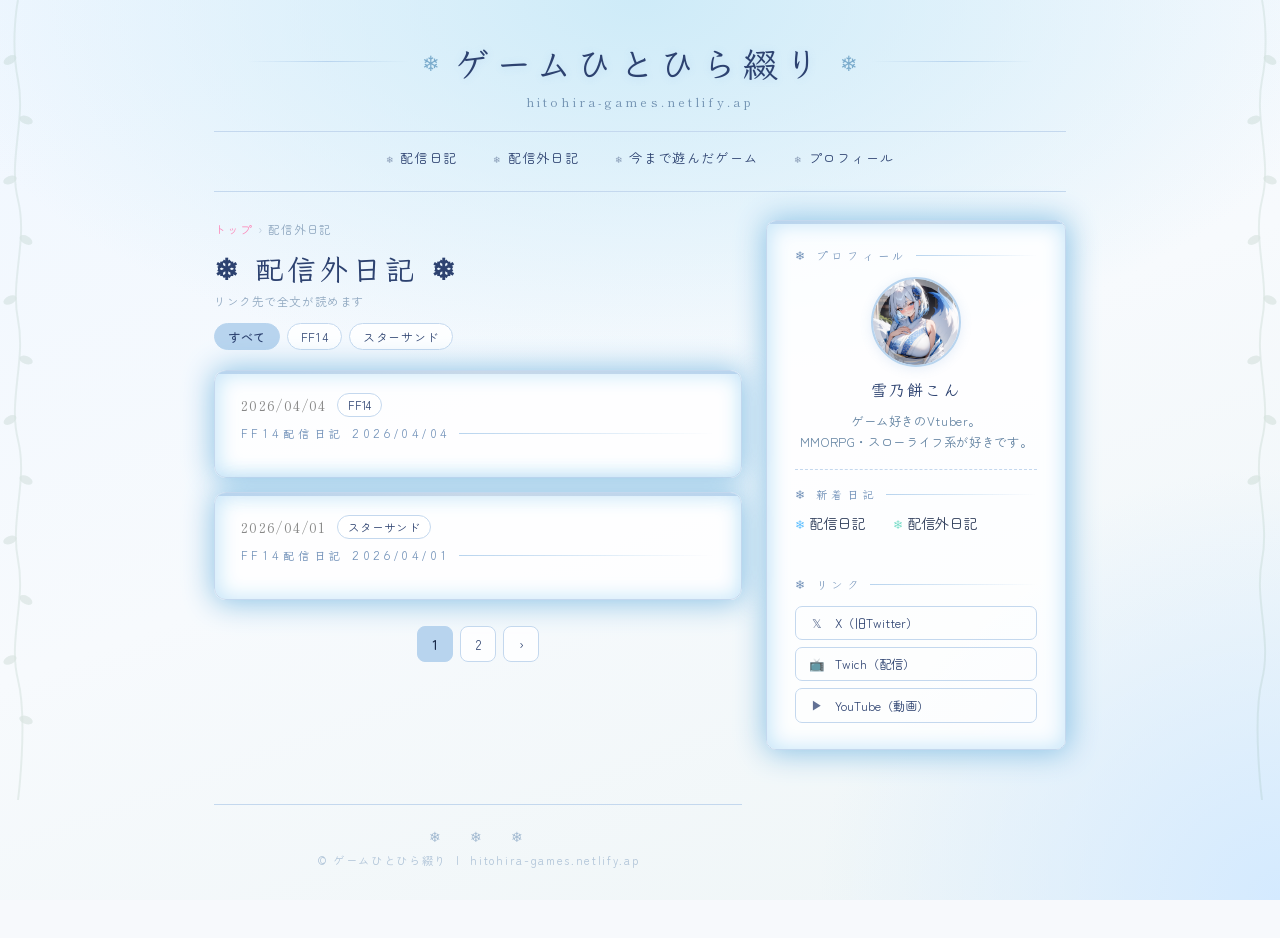
<file: list-off copy.html>
<!DOCTYPE html>
<html lang="ja">
<head>
<meta charset="UTF-8">
<meta name="viewport" content="width=device-width, initial-scale=1.0">
<title>配信日記一覧 — ❄ ゲームひとひら綴り ❄</title>
<link rel="icon" href="data:image/svg+xml,<svg xmlns='http://www.w3.org/2000/svg' viewBox='0 0 100 100'><text y='.9em' font-size='90'>❄</text></svg>">
<link href="https://fonts.googleapis.com/css2?family=Zen+Maru+Gothic:wght@300;400;500&family=Klee+One:wght@400;600&family=Shippori+Mincho:wght@400;500&display=swap" rel="stylesheet">
<link rel="stylesheet" href="CSS/style.css">
</head>
<body>

<div class="bg-layer"></div>
<div class="bg-snowflakes"></div>

<svg class="vine-left" xmlns="http://www.w3.org/2000/svg" viewBox="0 0 36 800" preserveAspectRatio="xMidYMid slice">
  <path d="M18 0 C18 0 10 40 18 80 C26 120 8 160 18 200 C28 240 10 280 18 320 C26 360 8 400 18 440 C28 480 10 520 18 560 C26 600 8 640 18 680 C28 720 18 800 18 800" stroke="#5a8a6a" stroke-width="2" fill="none" opacity="0.6"/>
  <ellipse cx="10" cy="60"  rx="7" ry="4" fill="#5a8a6a" transform="rotate(-30 10 60)"  opacity="0.7"/>
  <ellipse cx="26" cy="120" rx="7" ry="4" fill="#5a8a6a" transform="rotate(20 26 120)"  opacity="0.7"/>
  <ellipse cx="10" cy="180" rx="7" ry="4" fill="#5a8a6a" transform="rotate(-20 10 180)" opacity="0.7"/>
  <ellipse cx="26" cy="240" rx="7" ry="4" fill="#5a8a6a" transform="rotate(30 26 240)"  opacity="0.7"/>
  <ellipse cx="10" cy="300" rx="7" ry="4" fill="#5a8a6a" transform="rotate(-25 10 300)" opacity="0.7"/>
  <ellipse cx="26" cy="360" rx="7" ry="4" fill="#5a8a6a" transform="rotate(20 26 360)"  opacity="0.7"/>
  <ellipse cx="10" cy="420" rx="7" ry="4" fill="#5a8a6a" transform="rotate(-30 10 420)" opacity="0.7"/>
  <ellipse cx="26" cy="480" rx="7" ry="4" fill="#5a8a6a" transform="rotate(25 26 480)"  opacity="0.7"/>
  <ellipse cx="10" cy="540" rx="7" ry="4" fill="#5a8a6a" transform="rotate(-20 10 540)" opacity="0.7"/>
  <ellipse cx="26" cy="600" rx="7" ry="4" fill="#5a8a6a" transform="rotate(30 26 600)"  opacity="0.7"/>
  <ellipse cx="10" cy="660" rx="7" ry="4" fill="#5a8a6a" transform="rotate(-25 10 660)" opacity="0.7"/>
  <ellipse cx="26" cy="720" rx="7" ry="4" fill="#5a8a6a" transform="rotate(20 26 720)"  opacity="0.7"/>
</svg>
<svg class="vine-right" xmlns="http://www.w3.org/2000/svg" viewBox="0 0 36 800" preserveAspectRatio="xMidYMid slice">
  <path d="M18 0 C18 0 10 40 18 80 C26 120 8 160 18 200 C28 240 10 280 18 320 C26 360 8 400 18 440 C28 480 10 520 18 560 C26 600 8 640 18 680 C28 720 18 800 18 800" stroke="#5a8a6a" stroke-width="2" fill="none" opacity="0.6"/>
  <ellipse cx="10" cy="60"  rx="7" ry="4" fill="#5a8a6a" transform="rotate(-30 10 60)"  opacity="0.7"/>
  <ellipse cx="26" cy="120" rx="7" ry="4" fill="#5a8a6a" transform="rotate(20 26 120)"  opacity="0.7"/>
  <ellipse cx="10" cy="180" rx="7" ry="4" fill="#5a8a6a" transform="rotate(-20 10 180)" opacity="0.7"/>
  <ellipse cx="26" cy="240" rx="7" ry="4" fill="#5a8a6a" transform="rotate(30 26 240)"  opacity="0.7"/>
  <ellipse cx="10" cy="300" rx="7" ry="4" fill="#5a8a6a" transform="rotate(-25 10 300)" opacity="0.7"/>
  <ellipse cx="26" cy="360" rx="7" ry="4" fill="#5a8a6a" transform="rotate(20 26 360)"  opacity="0.7"/>
  <ellipse cx="10" cy="420" rx="7" ry="4" fill="#5a8a6a" transform="rotate(-30 10 420)" opacity="0.7"/>
  <ellipse cx="26" cy="480" rx="7" ry="4" fill="#5a8a6a" transform="rotate(25 26 480)"  opacity="0.7"/>
</svg>

<div class="snow-container" id="snowContainer"></div>

<div id="wrapper">

  <!-- ヘッダー -->
  <header class="fade-in">
    <div class="site-title-deco">
      <div class="deco-line"></div>
      <span class="snowflake-deco">❄</span>
      <a href="index.html" class="site-title">ゲームひとひら綴り</a>
      <span class="snowflake-deco" style="animation-direction:reverse">❄</span>
      <div class="deco-line"></div>
    </div>
    <p class="site-subtitle">hitohira-games.netlify.ap</p>
  </header>

  <!-- ナビ -->
  <nav class="fade-in fade-in-delay-1">
  <a href="list.html">配信日記</a>
  <a href="list-off.html">配信外日記</a>
  <a href="games.html">今まで遊んだゲーム</a>
  <a href="profile.html">プロフィール</a>
</nav>

  <!-- メイン -->
  <div class="main-grid fade-in fade-in-delay-2">

    <!-- 左：記事一覧 -->
   <main>
  <div class="list-heading">
    <p class="breadcrumb"><a href="index.html">トップ</a><span>›</span>配信外日記</p>
    
    <h1 class="list-page-title"><span class="title-snow1">❄</span>配信外日記</h1>
    <p class="list-details">リンク先で全文が読めます</p>
    
    <div class="tag-filter" id="dynamic-tags">
  </div>
  </div>

  <div class="article-list" id="diary-list-container">
  </div>

  <div class="pagination">
    <a href="#" class="page-btn current">1</a>
    <a href="#" class="page-btn">2</a>
    <a href="#" class="page-btn">›</a>
  </div>
</main>

    <!-- サイドバー -->
   <div id="sidebar-container"></div>
<script>
  fetch("/partials/sidebar.html")
    .then(response => response.text())
    .then(data => {
      document.getElementById("sidebar-container").innerHTML = data;
    });
</script>
<!-- 下タグ一覧
      <div class="card" style="margin-bottom:18px">
        <p class="card-title">❄ タグ</p>
        <div class="tag-cloud">
          <a href="#" class="tag-item">#FF14</a>
          <a href="#" class="tag-item">#スターサンド</a>
          <a href="#" class="tag-item">#Elin</a>
          <a href="#" class="tag-item">#Skyrim</a>
          <a href="#" class="tag-item">#RPG</a>
          <a href="#" class="tag-item">#オープンワールド</a>
        </div>
      </div>
    -->

  <footer class="fade-in">
    <p class="footer-deco">❄ &nbsp; ❄ &nbsp; ❄</p>
    <p class="footer-copy">© ゲームひとひら綴り &nbsp;|&nbsp; hitohira-games.netlify.ap</p>
  </footer>
</div>

<script>
const container = document.getElementById('snowContainer');
const symbols = ['❄','❅','❆','✦','✧'];
const count = 22;
for (let i = 0; i < count; i++) {
  const el = document.createElement('span');
  el.classList.add('snowflake');
  el.textContent = symbols[Math.floor(Math.random() * symbols.length)];
  el.style.left = Math.random() * 100 + 'vw';
  el.style.fontSize = (0.6 + Math.random() * 0.9) + 'rem';
  el.style.animationDuration = (10 + Math.random() * 18) + 's';
  el.style.animationDelay = (Math.random() * 15) + 's';
  el.style.opacity = 0;
  container.appendChild(el);
}
</script>

<script src="js/diary-data-off.js"></script>

<script>
    function updateList() {
        const params = new URLSearchParams(window.location.search);
        const targetTag = params.get('tag'); 
        
        const listContainer = document.getElementById('diary-list-container');
        const tagFilter = document.getElementById('dynamic-tags'); 
        
        if (!listContainer || typeof diaryData === 'undefined') return;

        // --- 1. タグボタンを自動生成する ---
        if (tagFilter) {
            // データからカテゴリ名を重複なしで取り出す
            const categories = [...new Set(diaryData.map(item => item.category))];
            
            // 「すべて」ボタンを作る
            let tagHTML = `<a href="list-off.html" class="${!targetTag ? 'active' : ''}">すべて</a>`;
            
            // カテゴリごとのボタンを作る
            categories.forEach(cat => {
                const isActive = (targetTag === cat) ? 'active' : '';
                tagHTML += `<a href="list-off.html?tag=${encodeURIComponent(cat)}" class="${isActive}">${cat}</a>`;
            });
            
            tagFilter.innerHTML = tagHTML;
        }

        // --- 2. 記事リストを絞り込んで表示する ---
        listContainer.innerHTML = ''; 
        diaryData.forEach(item => {
            if (!targetTag || item.category === targetTag) {
                const card = document.createElement('a');
                card.href = `post.html?id=${item.id}`;
                card.className = 'article-card';

                // ★ここから下を、この通りに書き換えて！
                card.innerHTML = `
                    <div class="card-meta" style="display: flex; align-items: center; gap: 10px; margin-bottom: 8px;">
                        <span class="card-date" style="font-size: 0.85rem; color: #888;">${item.date}</span>
                        <span class="tag-item2">${item.category}</span>
                    </div>
                    <h2 class="card-title">${item.title}</h2>
                `;
                // ★ここまで！

                listContainer.appendChild(card);
            }
        });

        // --- 3. 見出しの更新（ループの外に出したよ！） ---
        const pageTitle = document.querySelector('.list-page-title');
        if (pageTitle) {
            pageTitle.innerText = targetTag ? `❄ ${targetTag} 一覧 ❄` : "❄ 配信外日記 ❄";
        }
    }

    window.addEventListener('load', updateList);
    window.addEventListener('popstate', updateList);
</script>

<script src="js/diary-data.js"></script>
<script src="js/sidebar-loader.js"></script>

</body>
</html>
</file>
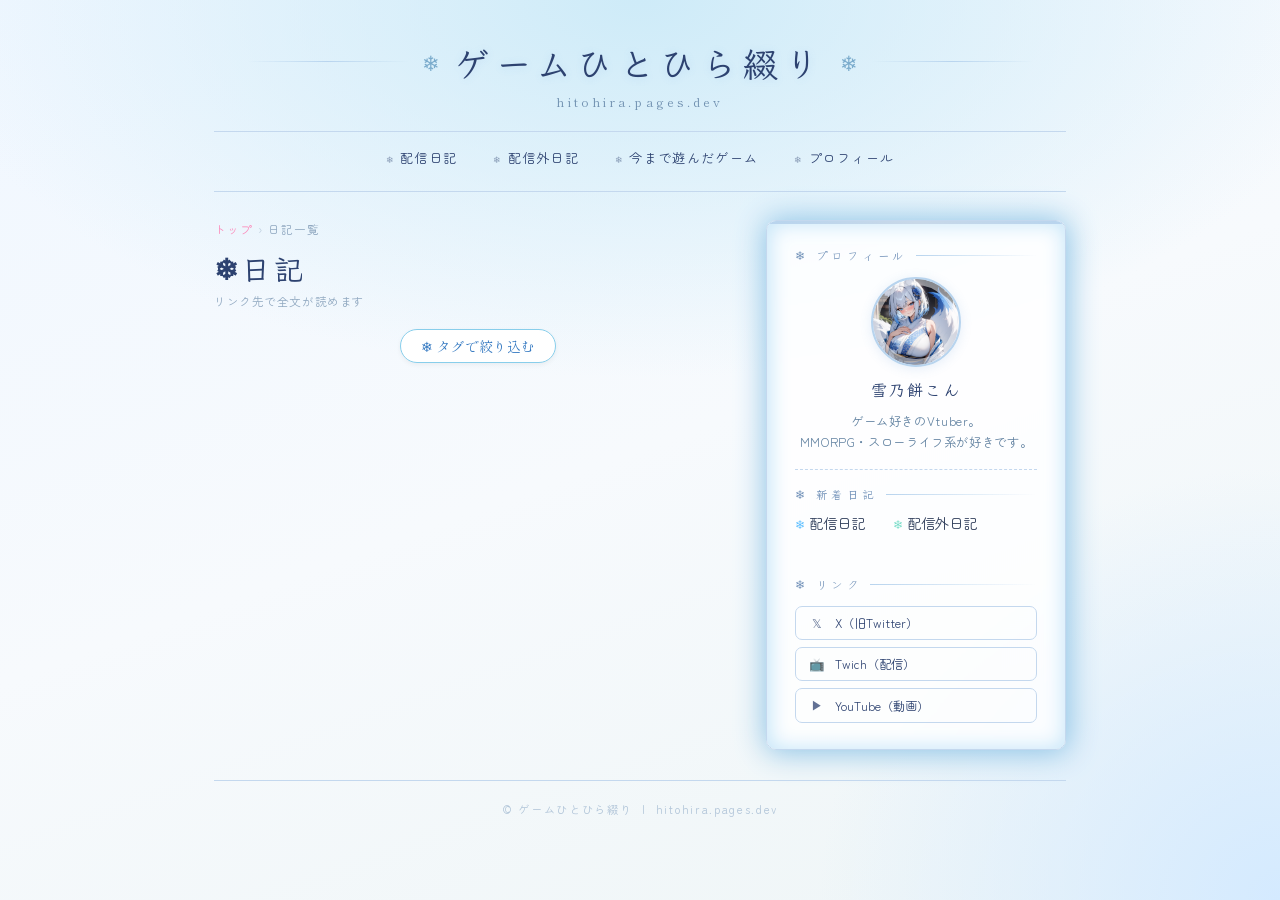
<file: list-off.html>
<!DOCTYPE html>
<html lang="ja">
<head>
<meta charset="UTF-8">
<meta name="viewport" content="width=device-width, initial-scale=1.0">
<title>日記一覧 — ❄ ゲームひとひら綴り ❄</title>
<link rel="icon" href="data:image/svg+xml,<svg xmlns='http://www.w3.org/2000/svg' viewBox='0 0 100 100'><text y='.9em' font-size='90'>❄</text></svg>">
<link href="https://fonts.googleapis.com/css2?family=Zen+Maru+Gothic:wght@300;400;500&family=Klee+One:wght@400;600&family=Shippori+Mincho:wght@400;500&display=swap" rel="stylesheet">
<link rel="stylesheet" href="CSS/style.css">
<style>
  .card-tags { margin-top: 10px; display: flex; flex-wrap: wrap; gap: 8px; }
  .tag-item {
    font-family: 'Klee One', sans-serif !important;
    font-weight: 600 !important;
    font-size: 0.75rem !important;
    color: #3378c1 !important;
    background: transparent !important;
    border: 1px solid rgba(136, 206, 235, 0.8) !important; 
    padding: 1px 9px !important;
    border-radius: 12px !important;
    display: inline-block !important;
    line-height: 1.4 !important;
    letter-spacing: 0.03em;
    text-decoration: none;
  }
  .tag-filter-section { margin-bottom: 30px; text-align: center; }
  #all-tags-container {
    display: none; margin-top: 15px; padding: 20px;
    background: rgba(255,255,255,0.2);
    border: 1px dashed rgba(136, 206, 235, 0.5);
    border-radius: 15px; flex-wrap: wrap; gap: 10px; justify-content: center;
  }
</style>
</head>
<body>

<div class="bg-layer"></div>
<div class="bg-snowflakes"></div>
<div class="snow-container" id="snowContainer"></div>

<div id="wrapper">
  <header class="fade-in">
    <div class="site-title-deco">
      <div class="deco-line"></div>
      <span class="snowflake-deco">❄</span>
      <a href="index.html" class="site-title">ゲームひとひら綴り</a>
      <span class="snowflake-deco" style="animation-direction:reverse">❄</span>
      <div class="deco-line"></div>
    </div>
    <p class="site-subtitle">hitohira.pages.dev</p>
  </header>

  <nav class="fade-in fade-in-delay-1">
    <a href="list.html">配信日記</a>
    <a href="list-off.html">配信外日記</a>
    <a href="games.html">今まで遊んだゲーム</a>
    <a href="profile.html">プロフィール</a>
  </nav>

  <div class="main-grid fade-in fade-in-delay-2">
    <main>
      <div class="list-heading">
        <p class="breadcrumb"><a href="index.html">トップ</a><span>›</span>日記一覧</p>
        <!-- ファイル名でタイトルを自動切替 -->
        <h1 class="list-page-title" id="page-main-title">❄日記</h1>
        <p class="list-details" id="page-sub-details">リンク先で全文が読めます</p>
      </div>

      <div class="tag-filter-section">
        <button id="tag-toggle-btn" style="background: white; border: 1px solid #88ceeb; color: #3378c1; padding: 6px 20px; border-radius: 20px; cursor: pointer; font-family: 'Shippori Mincho', serif; font-size: 0.85rem; box-shadow: 0 2px 5px rgba(0,0,0,0.05);">
          ❄ タグで絞り込む
        </button>
        <div id="all-tags-container"></div>
      </div>

      <div class="article-list" id="diary-list-container"></div>
    </main>
    <div id="sidebar-container"></div>
  </div>

  <footer class="fade-in">
    <p class="footer-copy">© ゲームひとひら綴り &nbsp;|&nbsp; hitohira.pages.dev</p>
  </footer>
</div>

<script>
  // 1. 雪の演出
  const sc = document.getElementById('snowContainer');
  const symbols = ['❄','❅','❆','✦','✧'];
  for (let i = 0; i < 22; i++) {
    const el = document.createElement('span');
    el.classList.add('snowflake');
    el.textContent = symbols[Math.floor(Math.random() * symbols.length)];
    el.style.left = Math.random() * 100 + 'vw';
    el.style.fontSize = (0.6 + Math.random() * 0.9) + 'rem';
    el.style.animationDuration = (10 + Math.random() * 18) + 's';
    el.style.animationDelay = (Math.random() * 15) + 's';
    sc.appendChild(el);
  }

  const MY_GAS_URL = "https://script.google.com/macros/s/AKfycbzB1DkBAyrV5YZrStVlr8AU4jbf-s0NEzYghrjr-rA51JB_DBh3wMulhbokJNcGIYB-/exec"; 

  async function startPage() {
    try {
      const response = await fetch(MY_GAS_URL);
      const allData = await response.json();

      // ★ここが大事！全データをまず「日付順」にする（これでサイドバーも直る！）
      allData.sort((a, b) => new Date(b.date) - new Date(a.date));
      window.diaryData = allData; 

      const urlParams = new URLSearchParams(window.location.search);
      const tagFilter = urlParams.get('tag');
      const isOffPage = window.location.pathname.includes('list-off');
      const typeFilter = isOffPage ? "配信外" : "配信"; 
      
      // 配信種別でフィルタ
      let myPageData = allData.filter(item => item.type === typeFilter);

      // 見出しの初期設定
      const snowClass = isOffPage ? "title-snow2" : "title-snow1";
      const pageTitleText = isOffPage ? "配信外日記" : "配信日記";
      document.getElementById('page-main-title').innerHTML = `<span class="${snowClass}">❄</span>${pageTitleText}`;

      // --- タグ集計 ---
      const tagCounts = {};
      myPageData.forEach(item => {
        if (!item.category) return;
        const tags = item.category.split(/[,、\s#]+/).filter(t => t.trim() !== "");
        tags.forEach(tag => { tagCounts[tag] = (tagCounts[tag] || 0) + 1; });
      });

      const sortedTags = Object.keys(tagCounts).sort((a, b) => tagCounts[b] - tagCounts[a]);
      const tagsContainer = document.getElementById('all-tags-container');
      const currentFile = isOffPage ? 'list-off.html' : 'list.html';

      tagsContainer.innerHTML = sortedTags.map(tag => 
        `<a href="${currentFile}?tag=${encodeURIComponent(tag)}" class="tag-item">#${tag}(${tagCounts[tag]})</a>`
      ).join('');

      const toggleBtn = document.getElementById('tag-toggle-btn');
      toggleBtn.onclick = () => {
        const isHidden = tagsContainer.style.display === 'none' || tagsContainer.style.display === '';
        tagsContainer.style.display = isHidden ? 'flex' : 'none';
        toggleBtn.innerText = isHidden ? '❄ 閉じる' : '❄ タグで絞り込む';
      };

      // --- 絞り込み表示 ---
      if (tagFilter) {
        document.getElementById('page-main-title').innerHTML = `<span class="${snowClass}">❄</span>タグ: ${tagFilter}`;
        document.getElementById('page-sub-details').innerText = `「${tagFilter}」がついた日記一覧です`;
        myPageData = myPageData.filter(item => {
          if (!item.category) return false;
          const tags = item.category.split(/[,、\s#]+/).filter(t => t.trim() !== "");
          return tags.includes(tagFilter);
        });
      }

      // ★ここから「ID順ソート」を削除したで！これで日付順が維持される！
      renderMyList(myPageData);
      renderRecentPosts();

    } catch (e) { console.error("エラー:", e); }
  }

  function renderMyList(data) {
    const listContainer = document.getElementById('diary-list-container');
    if (!listContainer) return;
    listContainer.innerHTML = data.length === 0 ? '<p style="text-align:center; opacity:0.6;">記事が見つかりませんでした。</p>' : '';
    
    data.forEach(item => {
      const card = document.createElement('a');
      const targetPage = (item.type === "配信外") ? "post-off.html" : "post.html";
      card.href = `${targetPage}?id=${item.id}`;
      card.className = 'article-card';
      
      const d = new Date(item.date);
      const formattedDate = d.toLocaleDateString('ja-JP', {
        year: 'numeric', month: '2-digit', day: '2-digit'
      }).replaceAll('/', '.');

      const rawCategory = item.category || "";
      const tags = rawCategory.split(/[,、\s#]+/).filter(t => t.trim() !== "");
      const tagHtml = tags.map(t => `<span class="tag-item">#${t}</span>`).join('');

      card.innerHTML = `
        <div class="card-meta"><span class="card-date">${formattedDate}</span></div>
        <h2 class="card-title">${item.title}</h2>
        <div class="card-tags">${tagHtml}</div>
      `;
      listContainer.appendChild(card);
    });
  }

  function renderRecentPosts() {
    const container = document.getElementById('recent-posts-list');
    if (!container || !window.diaryData) return;
    const recent = window.diaryData.slice(0, 5);
    container.innerHTML = recent.map(item => {
      const isOff = (item.type === "配信外");
      const link = isOff ? "post-off.html" : "post.html";
      return `<li style="list-style: none; margin-bottom: 12px;"><a href="${link}?id=${item.id}" style="text-decoration: none; color: inherit;"><span class="${isOff ? "recent-snow2" : "recent-snow1"}">❄</span> <span style="margin-left: 5px;">${item.title}</span></a></li>`;
    }).join('');
  }

  fetch("partials/sidebar.html").then(r => r.text()).then(d => {
    document.getElementById("sidebar-container").innerHTML = d;
    startPage();
  });
</script>
</body>
</html>
</file>
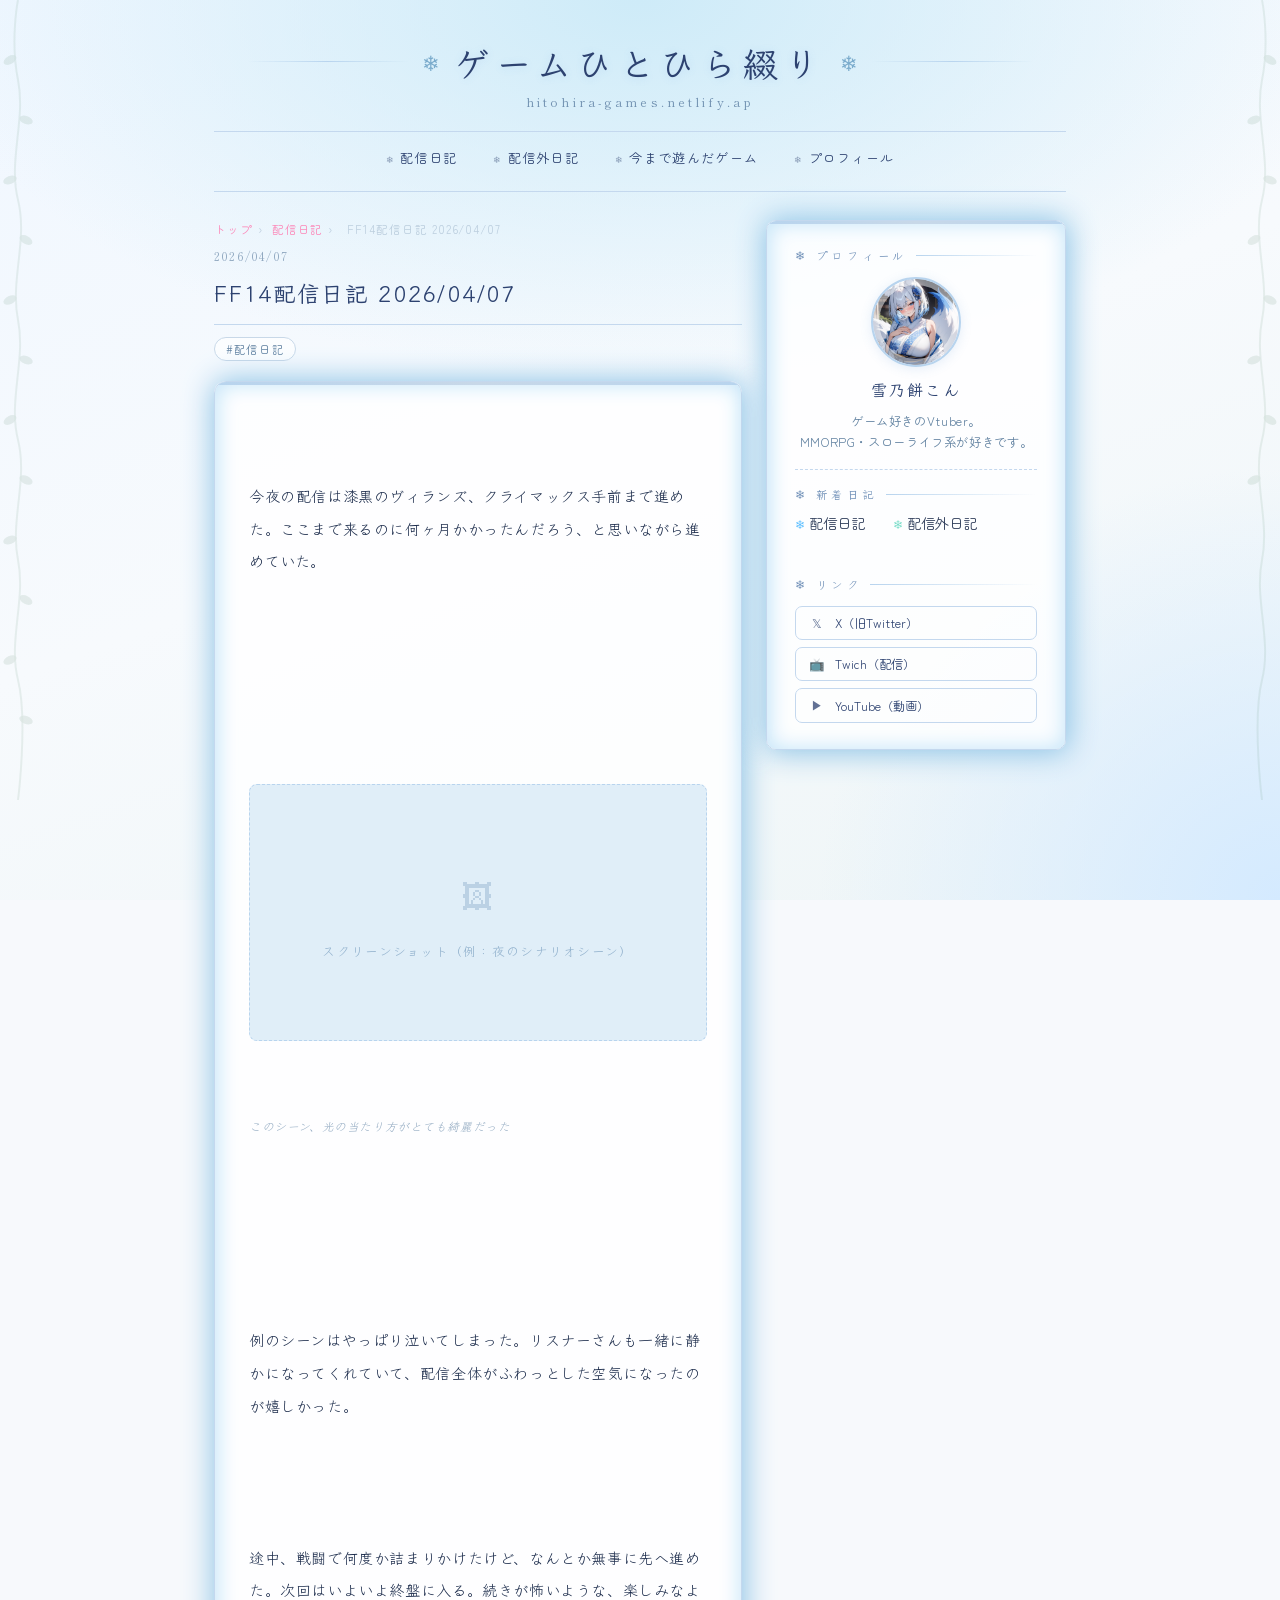
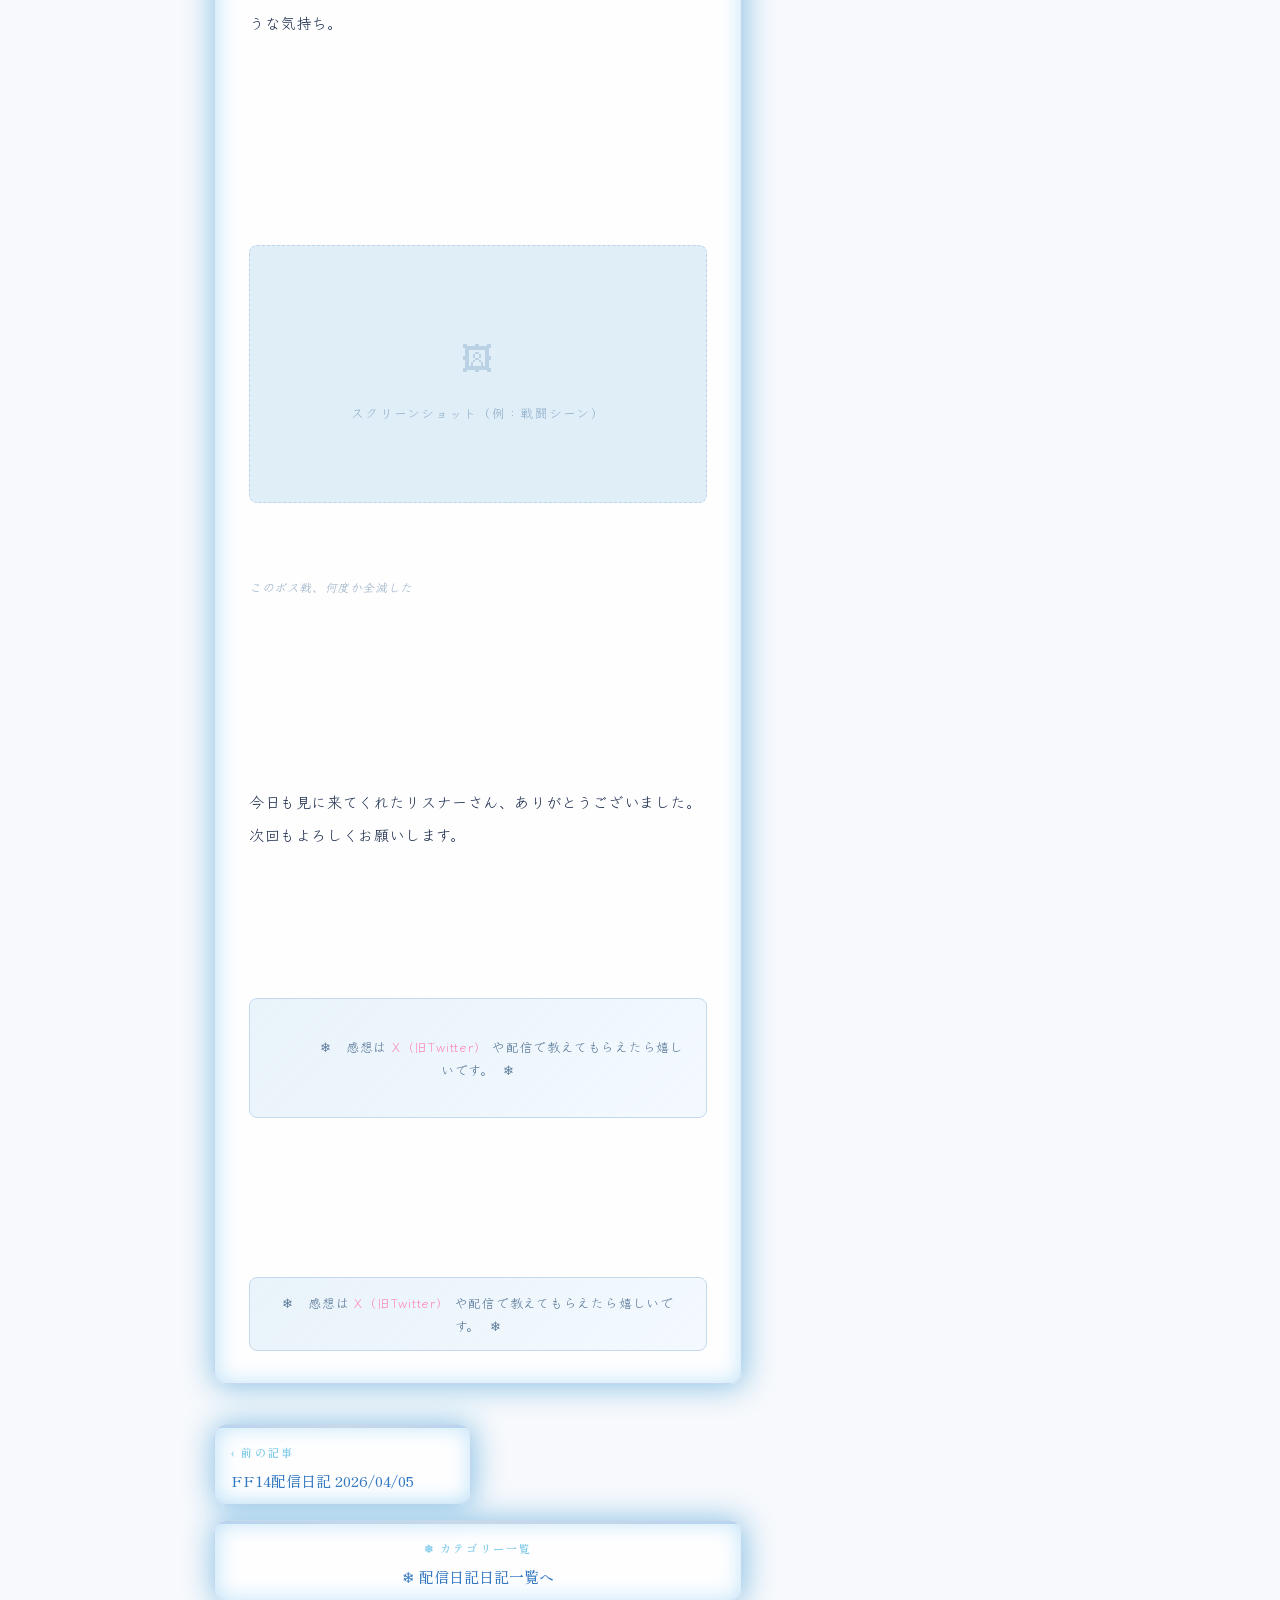
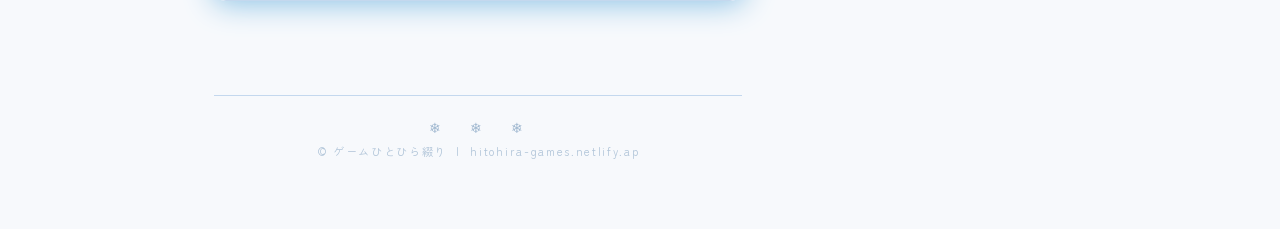
<file: post copy.html>
<!DOCTYPE html>
<html lang="ja">
<head>
<meta charset="UTF-8">
<meta name="viewport" content="width=device-width, initial-scale=1.0">
<title>FF14配信日記 2026/04/07 — ❄ ゲームひとひら綴り ❄</title>
<link rel="icon" href="data:image/svg+xml,<svg xmlns='http://www.w3.org/2000/svg' viewBox='0 0 100 100'><text y='.9em' font-size='90'>❄</text></svg>">
<link href="https://fonts.googleapis.com/css2?family=Zen+Maru+Gothic:wght@300;400;500&family=Klee+One:wght@400;600&family=Shippori+Mincho:wght@400;500&display=swap" rel="stylesheet">
<link rel="stylesheet" href="CSS/style.css">
</head>
<body>

<div class="bg-layer"></div>
<div class="bg-snowflakes"></div>

<svg class="vine-left" xmlns="http://www.w3.org/2000/svg" viewBox="0 0 36 800" preserveAspectRatio="xMidYMid slice">
  <path d="M18 0 C18 0 10 40 18 80 C26 120 8 160 18 200 C28 240 10 280 18 320 C26 360 8 400 18 440 C28 480 10 520 18 560 C26 600 8 640 18 680 C28 720 18 800 18 800" stroke="#5a8a6a" stroke-width="2" fill="none" opacity="0.6"/>
  <ellipse cx="10" cy="60"  rx="7" ry="4" fill="#5a8a6a" transform="rotate(-30 10 60)"  opacity="0.7"/>
  <ellipse cx="26" cy="120" rx="7" ry="4" fill="#5a8a6a" transform="rotate(20 26 120)"  opacity="0.7"/>
  <ellipse cx="10" cy="180" rx="7" ry="4" fill="#5a8a6a" transform="rotate(-20 10 180)" opacity="0.7"/>
  <ellipse cx="26" cy="240" rx="7" ry="4" fill="#5a8a6a" transform="rotate(30 26 240)"  opacity="0.7"/>
  <ellipse cx="10" cy="300" rx="7" ry="4" fill="#5a8a6a" transform="rotate(-25 10 300)" opacity="0.7"/>
  <ellipse cx="26" cy="360" rx="7" ry="4" fill="#5a8a6a" transform="rotate(20 26 360)"  opacity="0.7"/>
  <ellipse cx="10" cy="420" rx="7" ry="4" fill="#5a8a6a" transform="rotate(-30 10 420)" opacity="0.7"/>
  <ellipse cx="26" cy="480" rx="7" ry="4" fill="#5a8a6a" transform="rotate(25 26 480)"  opacity="0.7"/>
  <ellipse cx="10" cy="540" rx="7" ry="4" fill="#5a8a6a" transform="rotate(-20 10 540)" opacity="0.7"/>
  <ellipse cx="26" cy="600" rx="7" ry="4" fill="#5a8a6a" transform="rotate(30 26 600)"  opacity="0.7"/>
  <ellipse cx="10" cy="660" rx="7" ry="4" fill="#5a8a6a" transform="rotate(-25 10 660)" opacity="0.7"/>
  <ellipse cx="26" cy="720" rx="7" ry="4" fill="#5a8a6a" transform="rotate(20 26 720)"  opacity="0.7"/>
</svg>
<svg class="vine-right" xmlns="http://www.w3.org/2000/svg" viewBox="0 0 36 800" preserveAspectRatio="xMidYMid slice">
  <path d="M18 0 C18 0 10 40 18 80 C26 120 8 160 18 200 C28 240 10 280 18 320 C26 360 8 400 18 440 C28 480 10 520 18 560 C26 600 8 640 18 680 C28 720 18 800 18 800" stroke="#5a8a6a" stroke-width="2" fill="none" opacity="0.6"/>
  <ellipse cx="10" cy="60"  rx="7" ry="4" fill="#5a8a6a" transform="rotate(-30 10 60)"  opacity="0.7"/>
  <ellipse cx="26" cy="120" rx="7" ry="4" fill="#5a8a6a" transform="rotate(20 26 120)"  opacity="0.7"/>
  <ellipse cx="10" cy="180" rx="7" ry="4" fill="#5a8a6a" transform="rotate(-20 10 180)" opacity="0.7"/>
  <ellipse cx="26" cy="240" rx="7" ry="4" fill="#5a8a6a" transform="rotate(30 26 240)"  opacity="0.7"/>
  <ellipse cx="10" cy="300" rx="7" ry="4" fill="#5a8a6a" transform="rotate(-25 10 300)" opacity="0.7"/>
  <ellipse cx="26" cy="360" rx="7" ry="4" fill="#5a8a6a" transform="rotate(20 26 360)"  opacity="0.7"/>
  <ellipse cx="10" cy="420" rx="7" ry="4" fill="#5a8a6a" transform="rotate(-30 10 420)" opacity="0.7"/>
  <ellipse cx="26" cy="480" rx="7" ry="4" fill="#5a8a6a" transform="rotate(25 26 480)"  opacity="0.7"/>
</svg>

<div class="snow-container" id="snowContainer"></div>

<div id="wrapper">

  <!-- ヘッダー -->
  <header class="fade-in">
    <div class="site-title-deco">
      <div class="deco-line"></div>
      <span class="snowflake-deco">❄</span>
      <a href="index.html" class="site-title">ゲームひとひら綴り</a>
      <span class="snowflake-deco" style="animation-direction:reverse">❄</span>
      <div class="deco-line"></div>
    </div>
    <p class="site-subtitle">hitohira-games.netlify.ap</p>
  </header>

  <!-- ナビ -->
  <nav class="fade-in fade-in-delay-1">
    <a href="list.html">配信日記</a>
    <a href="list-off.html">配信外日記</a>
    <a href="games.html">今まで遊んだゲーム</a>
    <a href="profile.html">プロフィール</a>
  </nav>

  <!-- メイン -->
  <div class="main-grid fade-in fade-in-delay-2">

    <!-- 左：記事本文 -->
  <article>
  <p class="breadcrumb">
    <a href="index.html">トップ</a><span>›</span>
    <a href="list.html">配信日記</a><span>›</span>
    <span id="breadcrumb-title">記事読み込み中</span>
  </p>

  <div class="article-header">
    <div class="article-meta-top">
      <span id="post-date" class="article-date">----年--月--日</span>
    </div>
    <h1 class="article-title" id="post-title">読み込み中...</h1>
    <div class="article-tags">
      <span class="article-tag" id="post-tag-display">#読み込み中</span>
    </div>
  </div>

  <div class="article-body-card">
    <div class="article-body" id="list-content">
      記事の内容を読み込んでいます...
    </div>
    <p class="article-footer-note">
      ❄ &nbsp; 感想は <a href="#">X（旧Twitter）</a> や配信で教えてもらえたら嬉しいです。&nbsp; ❄
    </p>
  </div> 

  <div id="BUTTON_AREA" style="margin: 40px 0; font-family: 'Shippori Mincho', serif;">
    <div id="MY_NAV" style="display: flex !important; gap: 15px; margin-bottom: 15px;">
      <a id="MAE" href="#" class="article-nav-btn" style="visibility: hidden; flex: 1; text-decoration: none; text-align: left; display: block;">
        <span style="font-size: 11px; color: #88ceeb; letter-spacing: 0.2em; font-weight: bold;">‹ 前の記事</span><br>
        <span id="MAE_T" style="color:#3378C1; font-size: 15px; display: block; margin-top: 8px; font-weight: 500;">読み込み中...</span>
      </a>

      <a id="TSUGI" href="#" class="article-nav-btn" style="visibility: hidden; flex: 1; text-decoration: none; text-align: right; display: block;">
        <span style="font-size: 11px; color: #88ceeb; letter-spacing: 0.2em; font-weight: bold;">次の記事 ›</span><br>
        <span id="TSUGI_T" style="color:#3378C1; font-size: 15px; display: block; margin-top: 8px; font-weight: 500;">読み込み中...</span>
      </a>
    </div>

    <a id="ICHIRAN_BTN" href="list.html" class="article-nav-btn" style="display: block; text-decoration: none; text-align: center;">
      <span style="font-size: 11px; color: #88ceeb; letter-spacing: 0.2em; font-weight: bold;">❄ カテゴリー一覧</span><br>
      <span id="related-tag-text" style="color:#3378C1; font-size: 15px; display: block; margin-top: 8px; font-weight: 500;">読み込み中...</span>
    </a>
  </div>
  </article>

 <!-- サイドバー -->
   <div id="sidebar-container"></div>
<script>
  fetch("partials/sidebar.html")
    .then(response => response.text())
    .then(data => {
      document.getElementById("sidebar-container").innerHTML = data;
    });
</script>

   
  <footer class="fade-in">
    <p class="footer-deco">❄ &nbsp; ❄ &nbsp; ❄</p>
    <p class="footer-copy">© ゲームひとひら綴り &nbsp;|&nbsp; hitohira-games.netlify.ap</p>
  </footer>
</div>

<script>
const container = document.getElementById('snowContainer');
const symbols = ['❄','❅','❆','✦','✧'];
const count = 22;
for (let i = 0; i < count; i++) {
  const el = document.createElement('span');
  el.classList.add('snowflake');
  el.textContent = symbols[Math.floor(Math.random() * symbols.length)];
  el.style.left = Math.random() * 100 + 'vw';
  el.style.fontSize = (0.6 + Math.random() * 0.9) + 'rem';
  el.style.animationDuration = (10 + Math.random() * 18) + 's';
  el.style.animationDelay = (Math.random() * 15) + 's';
  el.style.opacity = 0;
  container.appendChild(el);
}
</script>

<script src="js/diary-data.js?v=2" defer></script>
<script src="js/diary-contents.js?v=2" defer></script>

<script>
    window.addEventListener('load', () => {
        setTimeout(() => {
            const params = new URLSearchParams(window.location.search);
            const currentId = params.get('id') || "20260407";

            // --- 1. 本文を表示 ---
            if (typeof diaryContents !== 'undefined') {
                const content = diaryContents[currentId];
                const contentEl = document.getElementById('list-content');
                if (contentEl && content) {
                    contentEl.innerHTML = (typeof content === 'string') ? content : (content.content || String(content));
                }
            }

            // --- 2. データの反映 ---
            if (typeof diaryData !== 'undefined') {
                const d = diaryData.find(item => String(item.id) === String(currentId));
                
                if (d) {
                    if (document.getElementById('post-title')) document.getElementById('post-title').innerText = d.title;
                    if (document.getElementById('post-date')) document.getElementById('post-date').innerText = d.date;
                    if (document.getElementById('breadcrumb-title')) document.getElementById('breadcrumb-title').innerText = d.title;
                    if (document.getElementById('post-tag-display')) document.getElementById('post-tag-display').innerText = "#" + d.category;
                    
                    // ★ここ！HTMLに最初からある「related-tag-text」の文字だけを変えるよ
                    const relText = document.getElementById('related-tag-text');
                    if (relText) {
                        relText.innerText = "❄ " + d.category + "日記一覧へ";
                    }
                    // カテゴリ一覧ボタンに「?tag=カテゴリ名」をくっつけるよ
                    const relBtn = document.getElementById('ICHIRAN_BTN');
                    if (relBtn) {
                        relBtn.href = `list.html?tag=${encodeURIComponent(d.category)}`;
                    }
                }

               // --- 3. 前後ボタンの設定（新しい順に合わせたよ！） ---
                const idx = diaryData.findIndex(item => String(item.id) === String(currentId));
                const btnP = document.getElementById('MAE');
                const btnN = document.getElementById('TSUGI');

                if (btnP && btnN) {
                    const safeIdx = (idx === -1) ? 0 : idx;

                    // 【前へ（過去へ）】 indexを増やす（リストの下へ行く）
                    if (safeIdx < diaryData.length - 1) {
                        const prev = diaryData[safeIdx + 1];
                        btnP.href = `post.html?id=${prev.id}`;
                        if (document.getElementById('MAE_T')) document.getElementById('MAE_T').innerText = prev.title;
                        btnP.style.visibility = 'visible';
                    } else {
                        btnP.style.visibility = 'hidden'; // 一番古い記事なら「前へ」を隠す
                    }

                    // 【次へ（最新へ）】 indexを減らす（リストの上へ戻る）
                    if (safeIdx > 0) {
                        const next = diaryData[safeIdx - 1];
                        btnN.href = `post.html?id=${next.id}`;
                        if (document.getElementById('TSUGI_T')) document.getElementById('TSUGI_T').innerText = next.title;
                        btnN.style.visibility = 'visible';
                    } else {
                        btnN.style.visibility = 'hidden'; // 最新の記事なら「次へ」を隠す
                    }
                }
            }
        }, 300);
    });
</script>

<script src="js/diary-data.js"></script>
<script src="js/sidebar-loader.js"></script>

</body>
</html>
</file>
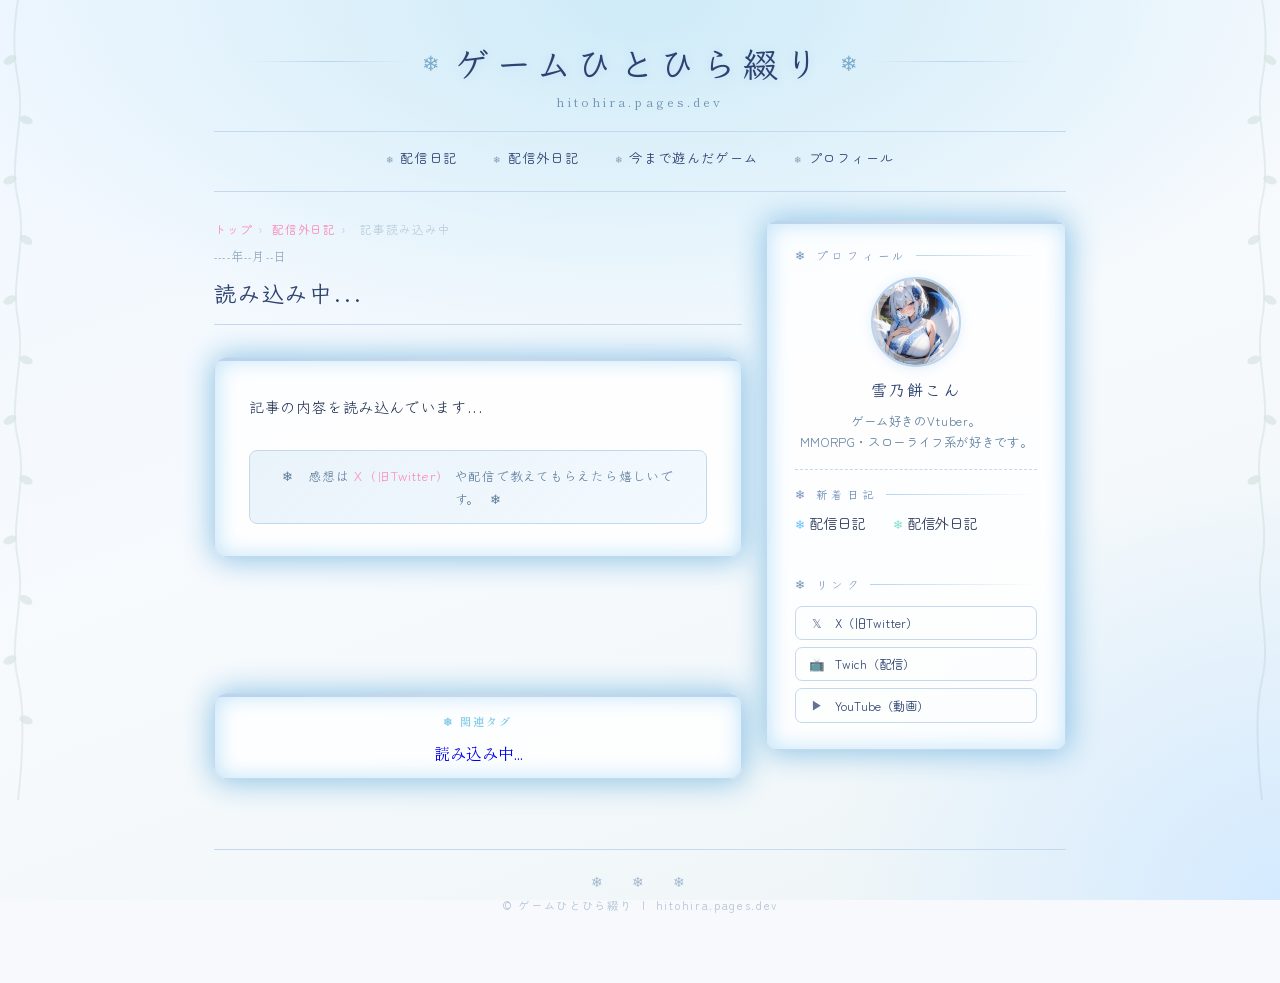
<file: post-off.html>
<!DOCTYPE html>
<html lang="ja">
<head>
<meta charset="UTF-8">
<meta name="viewport" content="width=device-width, initial-scale=1.0">
<title>配信外日記 — ❄ ゲームひとひら綴り ❄</title>
<link rel="icon" href="data:image/svg+xml,<svg xmlns='http://www.w3.org/2000/svg' viewBox='0 0 100 100'><text y='.9em' font-size='90'>❄</text></svg>">
<link href="https://fonts.googleapis.com/css2?family=Zen+Maru+Gothic:wght@300;400;500&family=Klee+One:wght@400;600&family=Shippori+Mincho:wght@400;500&display=swap" rel="stylesheet">
<link rel="stylesheet" href="CSS/style.css">
<style>
  .article-tags {
    margin-top: 10px;
    display: flex;
    flex-wrap: wrap;
    gap: 8px;
  }
  .tag-item {
    font-family: 'Klee One', sans-serif !important;
    font-weight: 600 !important;
    font-size: 0.75rem !important;
    color: #3378c1 !important;
    background: transparent !important;
    border: 1px solid rgba(136, 206, 235, 0.8) !important; 
    padding: 1px 9px !important;
    border-radius: 12px !important;
    display: inline-block !important;
    line-height: 1.4 !important;
    letter-spacing: 0.03em;
    text-decoration: none;
  }
</style>
</head>
<body>

<div class="bg-layer"></div>
<div class="bg-snowflakes"></div>

<svg class="vine-left" xmlns="http://www.w3.org/2000/svg" viewBox="0 0 36 800" preserveAspectRatio="xMidYMid slice">
  <path d="M18 0 C18 0 10 40 18 80 C26 120 8 160 18 200 C28 240 10 280 18 320 C26 360 8 400 18 440 C28 480 10 520 18 560 C26 600 8 640 18 680 C28 720 18 800 18 800" stroke="#5a8a6a" stroke-width="2" fill="none" opacity="0.6"/>
  <ellipse cx="10" cy="60" rx="7" ry="4" fill="#5a8a6a" transform="rotate(-30 10 60)" opacity="0.7"/><ellipse cx="26" cy="120" rx="7" ry="4" fill="#5a8a6a" transform="rotate(20 26 120)" opacity="0.7"/><ellipse cx="10" cy="180" rx="7" ry="4" fill="#5a8a6a" transform="rotate(-20 10 180)" opacity="0.7"/><ellipse cx="26" cy="240" rx="7" ry="4" fill="#5a8a6a" transform="rotate(30 26 240)" opacity="0.7"/><ellipse cx="10" cy="300" rx="7" ry="4" fill="#5a8a6a" transform="rotate(-25 10 300)" opacity="0.7"/><ellipse cx="26" cy="360" rx="7" ry="4" fill="#5a8a6a" transform="rotate(20 26 360)" opacity="0.7"/><ellipse cx="10" cy="420" rx="7" ry="4" fill="#5a8a6a" transform="rotate(-30 10 420)" opacity="0.7"/><ellipse cx="26" cy="480" rx="7" ry="4" fill="#5a8a6a" transform="rotate(25 26 480)" opacity="0.7"/><ellipse cx="10" cy="540" rx="7" ry="4" fill="#5a8a6a" transform="rotate(-20 10 540)" opacity="0.7"/><ellipse cx="26" cy="600" rx="7" ry="4" fill="#5a8a6a" transform="rotate(30 26 600)" opacity="0.7"/><ellipse cx="10" cy="660" rx="7" ry="4" fill="#5a8a6a" transform="rotate(-25 10 660)" opacity="0.7"/><ellipse cx="26" cy="720" rx="7" ry="4" fill="#5a8a6a" transform="rotate(20 26 720)" opacity="0.7"/>
</svg>
<svg class="vine-right" xmlns="http://www.w3.org/2000/svg" viewBox="0 0 36 800" preserveAspectRatio="xMidYMid slice">
  <path d="M18 0 C18 0 10 40 18 80 C26 120 8 160 18 200 C28 240 10 280 18 320 C26 360 8 400 18 440 C28 480 10 520 18 560 C26 600 8 640 18 680 C28 720 18 800 18 800" stroke="#5a8a6a" stroke-width="2" fill="none" opacity="0.6"/>
  <ellipse cx="10" cy="60" rx="7" ry="4" fill="#5a8a6a" transform="rotate(-30 10 60)" opacity="0.7"/><ellipse cx="26" cy="120" rx="7" ry="4" fill="#5a8a6a" transform="rotate(20 26 120)" opacity="0.7"/><ellipse cx="10" cy="180" rx="7" ry="4" fill="#5a8a6a" transform="rotate(-20 10 180)" opacity="0.7"/><ellipse cx="26" cy="240" rx="7" ry="4" fill="#5a8a6a" transform="rotate(30 26 240)" opacity="0.7"/><ellipse cx="10" cy="300" rx="7" ry="4" fill="#5a8a6a" transform="rotate(-25 10 300)" opacity="0.7"/><ellipse cx="26" cy="360" rx="7" ry="4" fill="#5a8a6a" transform="rotate(20 26 360)" opacity="0.7"/><ellipse cx="10" cy="420" rx="7" ry="4" fill="#5a8a6a" transform="rotate(-30 10 420)" opacity="0.7"/><ellipse cx="26" cy="480" rx="7" ry="4" fill="#5a8a6a" transform="rotate(25 26 480)" opacity="0.7"/>
</svg>

<div class="snow-container" id="snowContainer"></div>

<div id="wrapper">
  <header class="fade-in">
    <div class="site-title-deco">
      <div class="deco-line"></div>
      <span class="snowflake-deco">❄</span>
      <a href="index.html" class="site-title">ゲームひとひら綴り</a>
      <span class="snowflake-deco" style="animation-direction:reverse">❄</span>
      <div class="deco-line"></div>
    </div>
    <p class="site-subtitle">hitohira.pages.dev</p>
  </header>

  <nav class="fade-in fade-in-delay-1">
    <a href="list.html">配信日記</a>
    <a href="list-off.html">配信外日記</a>
    <a href="games.html">今まで遊んだゲーム</a>
    <a href="profile.html">プロフィール</a>
  </nav>

  <div class="main-grid fade-in fade-in-delay-2">
    <article>
      <p class="breadcrumb">
        <a href="index.html">トップ</a><span>›</span>
        <a href="list-off.html">配信外日記</a><span>›</span>
        <span id="breadcrumb-title">記事読み込み中</span>
      </p>

      <div class="article-header">
        <div class="article-meta-top">
          <span id="post-date" class="article-date">----年--月--日</span>
        </div>
        <h1 class="article-title" id="post-title">読み込み中...</h1>
        <div class="article-tags" id="post-tag-display"></div>
      </div>

      <div class="article-body-card">
        <div class="article-body" id="list-content">記事の内容を読み込んでいます...</div>
        <p class="article-footer-note">
          ❄ &nbsp; 感想は <a href="#">X（旧Twitter）</a> や配信で教えてもらえたら嬉しいです。&nbsp; ❄
        </p>
      </div> 

      <div id="BUTTON_AREA" style="margin: 40px 0; font-family: 'Shippori Mincho', serif;">
        <div id="MY_NAV" style="display: flex !important; gap: 15px; margin-bottom: 15px;">
          <a id="MAE" href="#" class="article-nav-btn" style="visibility: hidden; flex: 1; text-decoration: none; text-align: left; display: block;">
            <span style="font-size: 11px; color: #88ceeb; letter-spacing: 0.2em; font-weight: bold;">‹ 前の記事</span><br>
            <span id="MAE_T" style="color:#3378C1; font-size: 15px; display: block; margin-top: 8px; font-weight: 500;">読み込み中...</span>
          </a>
          <a id="TSUGI" href="#" class="article-nav-btn" style="visibility: hidden; flex: 1; text-decoration: none; text-align: right; display: block;">
            <span style="font-size: 11px; color: #88ceeb; letter-spacing: 0.2em; font-weight: bold;">次の記事 ›</span><br>
            <span id="TSUGI_T" style="color:#3378C1; font-size: 15px; display: block; margin-top: 8px; font-weight: 500;">読み込み中...</span>
          </a>
        </div>

        <a id="ICHIRAN_BTN" href="list-off.html" class="article-nav-btn" style="display: block; text-decoration: none; text-align: center;">
          <span style="font-size: 11px; color: #88ceeb; letter-spacing: 0.2em; font-weight: bold;">❄ 関連タグ</span><br>
          <div id="dynamic-tags" style="display: flex; flex-wrap: wrap; gap: 10px; justify-content: center; margin-top: 10px;">
            読み込み中...
          </div>
        </a>
      </div>
    </article>

    <div id="sidebar-container"></div>
  </div>

  <footer class="fade-in">
    <p class="footer-deco">❄ &nbsp; ❄ &nbsp; ❄</p>
    <p class="footer-copy">© ゲームひとひら綴り &nbsp;|&nbsp; hitohira.pages.dev</p>
  </footer>
</div>

<script>
  // 1. 雪を降らせる設定
  (function() {
    const box = document.getElementById('snowContainer');
    if(!box) return;
    const icons = ['❄','❅','❆','✦','✧'];
    for (let i = 0; i < 22; i++) {
      const el = document.createElement('span');
      el.classList.add('snowflake');
      el.textContent = icons[Math.floor(Math.random() * icons.length)];
      el.style.left = Math.random() * 100 + 'vw';
      el.style.fontSize = (0.6 + Math.random() * 0.9) + 'rem';
      el.style.animationDuration = (10 + Math.random() * 18) + 's';
      box.appendChild(el);
    }
  })();

  const MY_GAS_URL = "https://script.google.com/macros/s/AKfycbzB1DkBAyrV5YZrStVlr8AU4jbf-s0NEzYghrjr-rA51JB_DBh3wMulhbokJNcGIYB-/exec"; 

  // 2. 記事データを読み込んで表示する
  async function loadDiary() {
    const p = new URLSearchParams(window.location.search);
    const id = p.get('id');
    if (!id) return;

    try {
      const res = await fetch(MY_GAS_URL);
      const allRows = await res.json();
      window.diaryData = allRows; // 全データを保存（新着リスト用）
      
      const d = allRows.find(item => String(item.id) === String(id));
      if (!d) {
        document.getElementById('post-title').innerText = "記事が見つかりません";
        return;
      }

      // タイトルや本文の表示
      document.title = d.title + " — ❄ ゲームひとひら綴り ❄";
      document.getElementById('post-title').innerText = d.title;
      document.getElementById('breadcrumb-title').innerText = d.title;
      const dateObj = new Date(d.date);
      document.getElementById('post-date').innerText = dateObj.toLocaleDateString('ja-JP', {year:'numeric', month:'2-digit', day:'2-digit'}).replaceAll('/', '.');
      document.getElementById('list-content').innerHTML = String(d.body).replace(/\n/g, '<br>');

      // タグの処理（この記事のタグだけを表示）
      const tagDisplay = document.getElementById('post-tag-display');
      const relatedContainer = document.getElementById('dynamic-tags');
      const rawCategory = d.category || "";
      const tagArray = rawCategory.split(/[,、\s#]+/).filter(t => t.trim() !== "");
      const uniqueTags = [...new Set(tagArray)];

      // 本文上のタグ
      tagDisplay.innerHTML = uniqueTags.map(t => `<span class="tag-item">#${t}</span>`).join('');
      // 下の「関連タグ」
      if (relatedContainer) {
        relatedContainer.innerHTML = uniqueTags.map(tag => 
          `<a href="list.html?tag=${encodeURIComponent(tag)}" class="tag-item" style="text-decoration:none;">#${tag}</a>`
        ).join('');
      }

    } catch (e) { console.error("データ読み込み失敗:", e); }
  }

  // 3. サイドバーを読み込んで新着を出す
  async function loadSidebar() {
    try {
      const r = await fetch("partials/sidebar.html");
      const data = await r.text();
      document.getElementById("sidebar-container").innerHTML = data;

      // 日記データが届くまで待ってから新着リストを描く
      const checkData = setInterval(() => {
        if (window.diaryData) {
          renderRecentPosts();
          clearInterval(checkData);
        }
      }, 100);
    } catch (e) { console.error("サイドバー読み込み失敗:", e); }
  }

  // 新着記事リストの中身を作る
  function renderRecentPosts() {
    const container = document.getElementById('recent-posts-list');
    if (!container || !window.diaryData) return;
    const recent = window.diaryData.slice(0, 5);
    container.innerHTML = recent.map(item => {
      const isOff = (item.type === "配信外");
      const link = isOff ? "post-off.html" : "post.html";
      return `<li style="list-style: none; margin-bottom: 12px;"><a href="${link}?id=${item.id}" style="text-decoration: none; color: inherit;"><span class="${isOff ? "recent-snow2" : "recent-snow1"}">❄</span> <span style="margin-left: 5px;">${item.title}</span></a></li>`;
    }).join('');
  }

  // 4. 全部実行！
  window.addEventListener('load', () => {
    loadDiary();
    loadSidebar();
  });
</script>
</body>
</html>
</file>
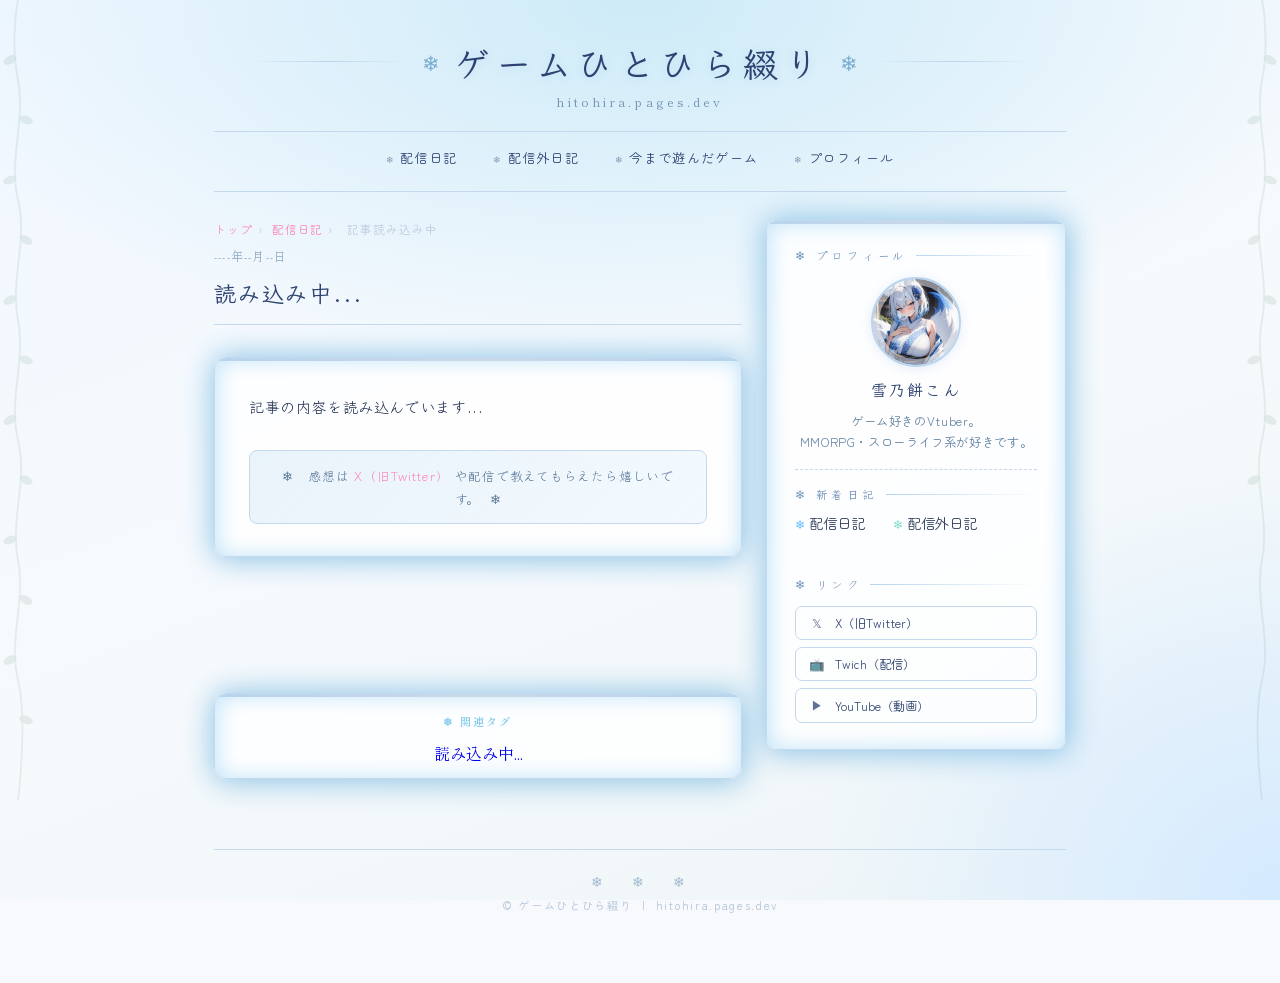
<file: post.html>
<!DOCTYPE html>
<html lang="ja">
<head>
<meta charset="UTF-8">
<meta name="viewport" content="width=device-width, initial-scale=1.0">
<title>配信日記 — ❄ ゲームひとひら綴り ❄</title>
<link rel="icon" href="data:image/svg+xml,<svg xmlns='http://www.w3.org/2000/svg' viewBox='0 0 100 100'><text y='.9em' font-size='90'>❄</text></svg>">
<link href="https://fonts.googleapis.com/css2?family=Zen+Maru+Gothic:wght@300;400;500&family=Klee+One:wght@400;600&family=Shippori+Mincho:wght@400;500&display=swap" rel="stylesheet">
<link rel="stylesheet" href="CSS/style.css">
<style>
  .article-tags {
    margin-top: 10px;
    display: flex;
    flex-wrap: wrap;
    gap: 8px;
  }
  .tag-item {
    font-family: 'Klee One', sans-serif !important;
    font-weight: 600 !important;
    font-size: 0.75rem !important;
    color: #3378c1 !important;
    background: transparent !important;
    border: 1px solid rgba(136, 206, 235, 0.8) !important; 
    padding: 1px 9px !important;
    border-radius: 12px !important;
    display: inline-block !important;
    line-height: 1.4 !important;
    letter-spacing: 0.03em;
    text-decoration: none;
  }
</style>
</head>
<body>

<div class="bg-layer"></div>
<div class="bg-snowflakes"></div>

<svg class="vine-left" xmlns="http://www.w3.org/2000/svg" viewBox="0 0 36 800" preserveAspectRatio="xMidYMid slice">
  <path d="M18 0 C18 0 10 40 18 80 C26 120 8 160 18 200 C28 240 10 280 18 320 C26 360 8 400 18 440 C28 480 10 520 18 560 C26 600 8 640 18 680 C28 720 18 800 18 800" stroke="#5a8a6a" stroke-width="2" fill="none" opacity="0.6"/>
  <ellipse cx="10" cy="60" rx="7" ry="4" fill="#5a8a6a" transform="rotate(-30 10 60)" opacity="0.7"/><ellipse cx="26" cy="120" rx="7" ry="4" fill="#5a8a6a" transform="rotate(20 26 120)" opacity="0.7"/><ellipse cx="10" cy="180" rx="7" ry="4" fill="#5a8a6a" transform="rotate(-20 10 180)" opacity="0.7"/><ellipse cx="26" cy="240" rx="7" ry="4" fill="#5a8a6a" transform="rotate(30 26 240)" opacity="0.7"/><ellipse cx="10" cy="300" rx="7" ry="4" fill="#5a8a6a" transform="rotate(-25 10 300)" opacity="0.7"/><ellipse cx="26" cy="360" rx="7" ry="4" fill="#5a8a6a" transform="rotate(20 26 360)" opacity="0.7"/><ellipse cx="10" cy="420" rx="7" ry="4" fill="#5a8a6a" transform="rotate(-30 10 420)" opacity="0.7"/><ellipse cx="26" cy="480" rx="7" ry="4" fill="#5a8a6a" transform="rotate(25 26 480)" opacity="0.7"/><ellipse cx="10" cy="540" rx="7" ry="4" fill="#5a8a6a" transform="rotate(-20 10 540)" opacity="0.7"/><ellipse cx="26" cy="600" rx="7" ry="4" fill="#5a8a6a" transform="rotate(30 26 600)" opacity="0.7"/><ellipse cx="10" cy="660" rx="7" ry="4" fill="#5a8a6a" transform="rotate(-25 10 660)" opacity="0.7"/><ellipse cx="26" cy="720" rx="7" ry="4" fill="#5a8a6a" transform="rotate(20 26 720)" opacity="0.7"/>
</svg>
<svg class="vine-right" xmlns="http://www.w3.org/2000/svg" viewBox="0 0 36 800" preserveAspectRatio="xMidYMid slice">
  <path d="M18 0 C18 0 10 40 18 80 C26 120 8 160 18 200 C28 240 10 280 18 320 C26 360 8 400 18 440 C28 480 10 520 18 560 C26 600 8 640 18 680 C28 720 18 800 18 800" stroke="#5a8a6a" stroke-width="2" fill="none" opacity="0.6"/>
  <ellipse cx="10" cy="60" rx="7" ry="4" fill="#5a8a6a" transform="rotate(-30 10 60)" opacity="0.7"/><ellipse cx="26" cy="120" rx="7" ry="4" fill="#5a8a6a" transform="rotate(20 26 120)" opacity="0.7"/><ellipse cx="10" cy="180" rx="7" ry="4" fill="#5a8a6a" transform="rotate(-20 10 180)" opacity="0.7"/><ellipse cx="26" cy="240" rx="7" ry="4" fill="#5a8a6a" transform="rotate(30 26 240)" opacity="0.7"/><ellipse cx="10" cy="300" rx="7" ry="4" fill="#5a8a6a" transform="rotate(-25 10 300)" opacity="0.7"/><ellipse cx="26" cy="360" rx="7" ry="4" fill="#5a8a6a" transform="rotate(20 26 360)" opacity="0.7"/><ellipse cx="10" cy="420" rx="7" ry="4" fill="#5a8a6a" transform="rotate(-30 10 420)" opacity="0.7"/><ellipse cx="26" cy="480" rx="7" ry="4" fill="#5a8a6a" transform="rotate(25 26 480)" opacity="0.7"/>
</svg>

<div class="snow-container" id="snowContainer"></div>

<div id="wrapper">
  <header class="fade-in">
    <div class="site-title-deco">
      <div class="deco-line"></div>
      <span class="snowflake-deco">❄</span>
      <a href="index.html" class="site-title">ゲームひとひら綴り</a>
      <span class="snowflake-deco" style="animation-direction:reverse">❄</span>
      <div class="deco-line"></div>
    </div>
    <p class="site-subtitle">hitohira.pages.dev</p>
  </header>

  <nav class="fade-in fade-in-delay-1">
    <a href="list.html">配信日記</a>
    <a href="list-off.html">配信外日記</a>
    <a href="games.html">今まで遊んだゲーム</a>
    <a href="profile.html">プロフィール</a>
  </nav>

  <div class="main-grid fade-in fade-in-delay-2">
    <article>
      <p class="breadcrumb">
        <a href="index.html">トップ</a><span>›</span>
        <a href="list.html">配信日記</a><span>›</span>
        <span id="breadcrumb-title">記事読み込み中</span>
      </p>

      <div class="article-header">
        <div class="article-meta-top">
          <span id="post-date" class="article-date">----年--月--日</span>
        </div>
        <h1 class="article-title" id="post-title">読み込み中...</h1>
        <div class="article-tags" id="post-tag-display"></div>
      </div>

      <div class="article-body-card">
        <div class="article-body" id="list-content">記事の内容を読み込んでいます...</div>
        <p class="article-footer-note">
          ❄ &nbsp; 感想は <a href="#">X（旧Twitter）</a> や配信で教えてもらえたら嬉しいです。&nbsp; ❄
        </p>
      </div> 

      <div id="BUTTON_AREA" style="margin: 40px 0; font-family: 'Shippori Mincho', serif;">
        <div id="MY_NAV" style="display: flex !important; gap: 15px; margin-bottom: 15px;">
          <a id="MAE" href="#" class="article-nav-btn" style="visibility: hidden; flex: 1; text-decoration: none; text-align: left; display: block;">
            <span style="font-size: 11px; color: #88ceeb; letter-spacing: 0.2em; font-weight: bold;">‹ 前の記事</span><br>
            <span id="MAE_T" style="color:#3378C1; font-size: 15px; display: block; margin-top: 8px; font-weight: 500;">読み込み中...</span>
          </a>
          <a id="TSUGI" href="#" class="article-nav-btn" style="visibility: hidden; flex: 1; text-decoration: none; text-align: right; display: block;">
            <span style="font-size: 11px; color: #88ceeb; letter-spacing: 0.2em; font-weight: bold;">次の記事 ›</span><br>
            <span id="TSUGI_T" style="color:#3378C1; font-size: 15px; display: block; margin-top: 8px; font-weight: 500;">読み込み中...</span>
          </a>
        </div>

        <a id="ICHIRAN_BTN" href="list.html" class="article-nav-btn" style="display: block; text-decoration: none; text-align: center;">
          <span style="font-size: 11px; color: #88ceeb; letter-spacing: 0.2em; font-weight: bold;">❄ 関連タグ</span><br>
          <div id="dynamic-tags" style="display: flex; flex-wrap: wrap; gap: 10px; justify-content: center; margin-top: 10px;">
            読み込み中...
          </div>
        </a>
      </div>
    </article>

    <div id="sidebar-container"></div>
  </div>

  <footer class="fade-in">
    <p class="footer-deco">❄ &nbsp; ❄ &nbsp; ❄</p>
    <p class="footer-copy">© ゲームひとひら綴り &nbsp;|&nbsp; hitohira.pages.dev</p>
  </footer>
</div>

<script>
  // 1. 雪を降らせる設定
  (function() {
    const box = document.getElementById('snowContainer');
    if(!box) return;
    const icons = ['❄','❅','❆','✦','✧'];
    for (let i = 0; i < 22; i++) {
      const el = document.createElement('span');
      el.classList.add('snowflake');
      el.textContent = icons[Math.floor(Math.random() * icons.length)];
      el.style.left = Math.random() * 100 + 'vw';
      el.style.fontSize = (0.6 + Math.random() * 0.9) + 'rem';
      el.style.animationDuration = (10 + Math.random() * 18) + 's';
      box.appendChild(el);
    }
  })();

  const MY_GAS_URL = "https://script.google.com/macros/s/AKfycbzB1DkBAyrV5YZrStVlr8AU4jbf-s0NEzYghrjr-rA51JB_DBh3wMulhbokJNcGIYB-/exec"; 

  // 2. 記事データを読み込んで表示する
  async function loadDiary() {
    const p = new URLSearchParams(window.location.search);
    const id = p.get('id');
    if (!id) return;

    try {
      const res = await fetch(MY_GAS_URL);
      const allRows = await res.json();
      window.diaryData = allRows; // 全データを保存（新着リスト用）
      
      const d = allRows.find(item => String(item.id) === String(id));
      if (!d) {
        document.getElementById('post-title').innerText = "記事が見つかりません";
        return;
      }

      // タイトルや本文の表示
      document.title = d.title + " — ❄ ゲームひとひら綴り ❄";
      document.getElementById('post-title').innerText = d.title;
      document.getElementById('breadcrumb-title').innerText = d.title;
      const dateObj = new Date(d.date);
      document.getElementById('post-date').innerText = dateObj.toLocaleDateString('ja-JP', {year:'numeric', month:'2-digit', day:'2-digit'}).replaceAll('/', '.');
      document.getElementById('list-content').innerHTML = String(d.body).replace(/\n/g, '<br>');

      // タグの処理（この記事のタグだけを表示）
      const tagDisplay = document.getElementById('post-tag-display');
      const relatedContainer = document.getElementById('dynamic-tags');
      const rawCategory = d.category || "";
      const tagArray = rawCategory.split(/[,、\s#]+/).filter(t => t.trim() !== "");
      const uniqueTags = [...new Set(tagArray)];

      // 本文上のタグ
      tagDisplay.innerHTML = uniqueTags.map(t => `<span class="tag-item">#${t}</span>`).join('');
      // 下の「関連タグ」
      if (relatedContainer) {
        relatedContainer.innerHTML = uniqueTags.map(tag => 
          `<a href="list.html?tag=${encodeURIComponent(tag)}" class="tag-item" style="text-decoration:none;">#${tag}</a>`
        ).join('');
      }

    } catch (e) { console.error("データ読み込み失敗:", e); }
  }

  // 3. サイドバーを読み込んで新着を出す
  async function loadSidebar() {
    try {
      const r = await fetch("partials/sidebar.html");
      const data = await r.text();
      document.getElementById("sidebar-container").innerHTML = data;

      // 日記データが届くまで待ってから新着リストを描く
      const checkData = setInterval(() => {
        if (window.diaryData) {
          renderRecentPosts();
          clearInterval(checkData);
        }
      }, 100);
    } catch (e) { console.error("サイドバー読み込み失敗:", e); }
  }

  // 新着記事リストの中身を作る
  function renderRecentPosts() {
    const container = document.getElementById('recent-posts-list');
    if (!container || !window.diaryData) return;
    const recent = window.diaryData.slice(0, 5);
    container.innerHTML = recent.map(item => {
      const isOff = (item.type === "配信外");
      const link = isOff ? "post-off.html" : "post.html";
      return `<li style="list-style: none; margin-bottom: 12px;"><a href="${link}?id=${item.id}" style="text-decoration: none; color: inherit;"><span class="${isOff ? "recent-snow2" : "recent-snow1"}">❄</span> <span style="margin-left: 5px;">${item.title}</span></a></li>`;
    }).join('');
  }

  // 4. 全部実行！
  window.addEventListener('load', () => {
    loadDiary();
    loadSidebar();
  });
</script>
</body>
</html>
</file>
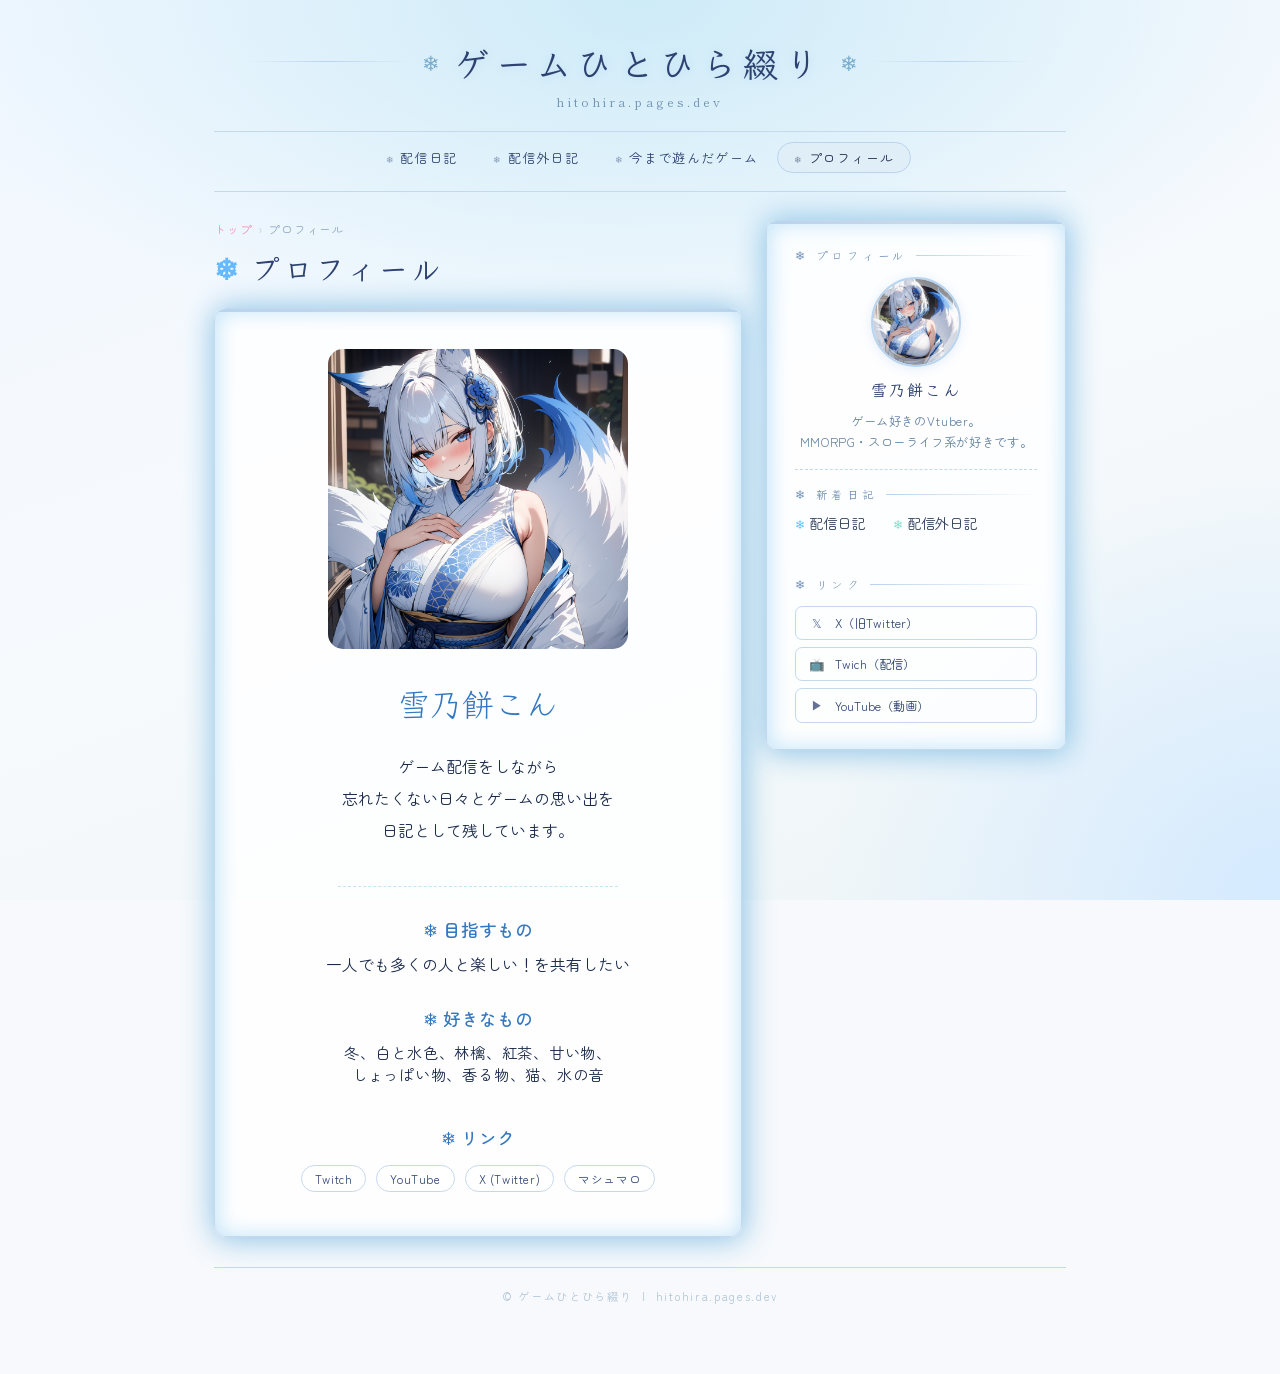
<file: profile.html>
<!DOCTYPE html>
<html lang="ja">
<head>
    <meta charset="UTF-8">
    <meta name="viewport" content="width=device-width, initial-scale=1.0">
    <title>プロフィール — ❄ ゲームひとひら綴り ❄</title>
    <link href="https://fonts.googleapis.com/css2?family=Zen+Maru+Gothic:wght@300;400;500&family=Klee+One:wght@400;600&family=Shippori+Mincho:wght@400;500&display=swap" rel="stylesheet">
    <link rel="stylesheet" href="CSS/style.css">
</head>
<body>

<div class="bg-layer"></div>
<div class="bg-snowflakes"></div>
<div class="snow-container" id="snowContainer"></div>

<div id="wrapper">
    <header class="fade-in">
        <div class="site-title-deco">
            <div class="deco-line"></div>
            <span class="snowflake-deco">❄</span>
            <a href="index.html" class="site-title">ゲームひとひら綴り</a>
            <span class="snowflake-deco" style="animation-direction:reverse">❄</span>
            <div class="deco-line"></div>
        </div>
        <p class="site-subtitle">hitohira.pages.dev</p>
    </header>

    <nav class="fade-in fade-in-delay-1">
        <a href="list.html">配信日記</a>
        <a href="list_off.html">配信外日記</a>
        <a href="games.html">今まで遊んだゲーム</a>
        <a href="profile.html" class="active">プロフィール</a>
    </nav>

    <div class="main-grid fade-in fade-in-delay-2">
        <main>
            <div class="list-heading">
                <p class="breadcrumb"><a href="index.html">トップ</a><span>›</span>プロフィール</p>
                <h1 class="list-page-title"><span class="title-snow1">❄</span>プロフィール</h1>
            </div>

            <section class="article-body-card" style="padding: 40px 30px; text-align: center;">
                
                <div style="margin-bottom: 30px;">
                    <img src="images/profile.png" alt="立ち絵" 
    　　　　　　　　　　 style="width: 300px; height: auto; display: block; margin: 0 auto 30px; border-radius: 15px;">
                </div>

                <h2 style="font-family: 'Klee One', sans-serif; color: #3378C1; font-size: 2rem; margin-bottom: 25px; font-weight: 500;">
                 雪乃餅こん
                </h2>

                <div style="line-height: 2; margin-bottom: 40px; font-family: 'Zen Maru Gothic', sans-serif; font-weight: 400;">
                ゲーム配信をしながら<br>
                忘れたくない日々とゲームの思い出を<br>
                日記として残しています。
                </div>

                <hr style="border: none; border-top: 1px dashed #88ceeb; margin: 30px auto; width: 60%; opacity: 0.5;">

                <div style="margin-bottom: 30px;">
                    <h3 style="color: #3378C1; font-size: 1.1rem; margin-bottom: 10px;">❄ 目指すもの</h3>
                    <p>一人でも多くの人と楽しい！を共有したい</p>
                </div>

                <div style="margin-bottom: 40px;">
                    <h3 style="color: #3378C1; font-size: 1.1rem; margin-bottom: 10px;">❄ 好きなもの</h3>
                    <p style="font-size: 0.95rem; letter-spacing: 0.05em;">
                        冬、白と水色、林檎、紅茶、甘い物、<br>
                        しょっぱい物、香る物、猫、水の音
                    </p>
                </div>

                <div style="margin-top: 20px;">
                    <h3 style="color: #3378C1; font-size: 1.1rem; margin-bottom: 15px;">❄ リンク</h3>
                    <div class="tag-filter" style="justify-content: center; gap: 10px;">
                        <a href="https://www.twitch.tv/yukino_mochi" target="_blank">Twitch</a>
                        <a href="https://www.youtube.com/@yukino_mochi" target="_blank">YouTube</a>
                        <a href="https://x.com/yukinomochi_kon" target="_blank">X (Twitter)</a>
                        <a href="https://marshmallow-qa.com/b8ofmsjvsnh16xl?t=iVDWZj&utm_medium=url_text&utm_source=promotion" target="_blank">マシュマロ</a>
                    </div>
                </div>

            </section>

            <style>
  /* プロフィールカードの中の見出しを全部細くする */
  .article-body-card h2, 
  .article-body-card h3 {
    font-weight: 500 !important;
  }
  /* 全体の文字も標準の細さにする */
  .article-body-card {
    font-weight: 400;
  }
</style>

        </main>

        <div id="sidebar-container"></div>
    </div>

    <footer class="fade-in">
        <p class="footer-copy">© ゲームひとひら綴り &nbsp;|&nbsp; hitohira.pages.dev</p>
    </footer>
</div>

<script>
// サイドバー読み込み
fetch("partials/sidebar.html")
    .then(response => response.text())
    .then(data => {
        document.getElementById("sidebar-container").innerHTML = data;
    });

// 雪のスクリプト
const container = document.getElementById('snowContainer');
const symbols = ['❄','❅','❆','✦','✧'];
for (let i = 0; i < 22; i++) {
    const el = document.createElement('span');
    el.classList.add('snowflake');
    el.textContent = symbols[Math.floor(Math.random() * symbols.length)];
    el.style.left = Math.random() * 100 + 'vw';
    el.style.fontSize = (0.6 + Math.random() * 0.9) + 'rem';
    el.style.animationDuration = (10 + Math.random() * 18) + 's';
    el.style.animationDelay = (Math.random() * 15) + 's';
    container.appendChild(el);
}
</script>

<script src="js/diary-data.js"></script>
<script src="js/sidebar-loader.js"></script>

</body>
</html>
</file>
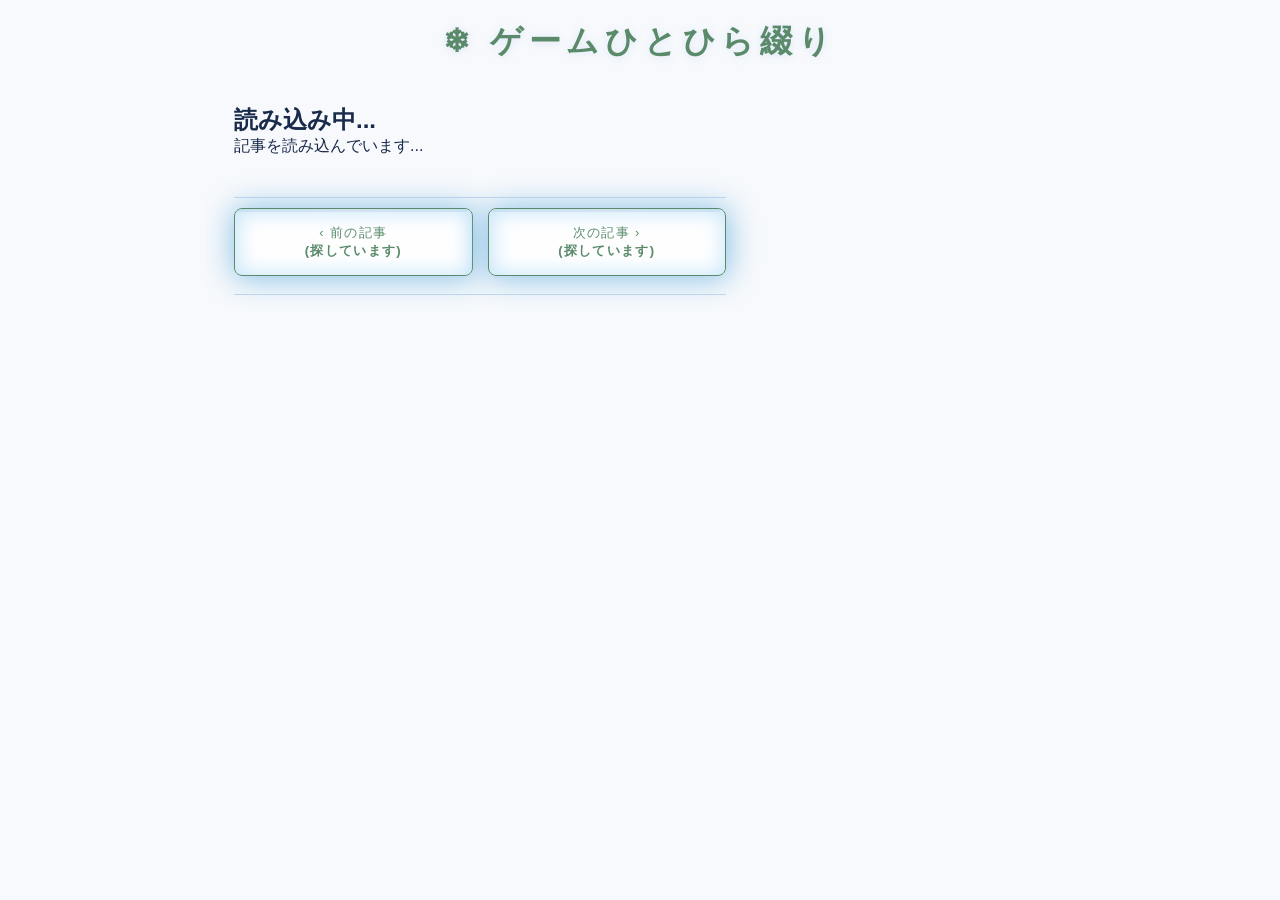
<file: test.html>
<!DOCTYPE html>
<html lang="ja">
<head>
    <meta charset="UTF-8">
    <title>❄ ゲームひとひら綴り ❄</title>
    <link rel="stylesheet" href="CSS/style.css">
    <style>
        /* レイアウト崩れ防止の緊急セット */
        .main-grid { 
            display: flex !important; 
            gap: 20px; 
            max-width: 1200px; 
            margin: 0 auto; 
            padding: 20px;
        }
        article { flex: 1; min-width: 0; }
        #sidebar-container { width: 300px; }
        
        /* ボタンのデザイン（ゆうちゃんのCSSと喧嘩しないように直接書くね） */
        .article-nav { 
            display: flex !important; 
            justify-content: space-between; 
            gap: 15px; 
            margin: 40px 0;
        }
        .article-nav-btn { 
            flex: 1; 
            padding: 15px; 
            border: 1px solid #5a8a6a; 
            text-decoration: none; 
            color: #5a8a6a; 
            text-align: center; 
            border-radius: 8px; 
            background: rgba(255, 255, 255, 0.8);
        }
    </style>
</head>
<body>
    <div id="wrapper">
        <header style="text-align: center; padding: 20px;">
            <a href="index.html" class="site-title" style="font-size: 2rem; text-decoration: none; color: #5a8a6a;">❄ ゲームひとひら綴り</a>
        </header>

        <div class="main-grid">
            <article>
                <h1 id="post-title">読み込み中...</h1>
                <div id="list-content">記事を読み込んでいます...</div>

                <nav class="article-nav">
                    <a href="#" class="article-nav-btn" id="btn-prev">
                        <span>‹ 前の記事</span><br>
                        <span id="title-prev" style="font-weight: bold;">(探しています)</span>
                    </a>
                    <a href="#" class="article-nav-btn" id="btn-next">
                        <span>次の記事 ›</span><br>
                        <span id="title-next" style="font-weight: bold;">(探しています)</span>
                    </a>
                </nav>
            </article>

            <div id="sidebar-container">
                </div>
        </div>
    </div>

    <script src="js/diary-data.js"></script>
    <script src="js/diary-contents.js"></script>
    <script src="js/diary-list-view.js"></script>
    <script>
        // サイドバーを読み込む
        fetch("partials/sidebar.html")
            .then(res => res.text())
            .then(data => { document.getElementById("sidebar-container").innerHTML = data; });

        // ページが開いたらボタンを更新する
        window.addEventListener('load', () => {
            const id = new URLSearchParams(window.location.search).get('id') || "20260407";
            if (typeof updateNavigation === '
</file>
<file: CSS/style.css>
/* ============================================================
   ゲームひとひら綴り — style.css
   構成：
     1. CSS変数
     2. リセット・ベース
     3. 背景・雪エフェクト
     4. 蔦の装飾
     5. ラッパー
     6. ヘッダー
     7. ナビゲーション
     8. カード共通
     9. サイドバー共通（プロフィール・更新・リンク・タグ）
    10. フッター
    11. アニメーション
    12. レスポンシブ共通
    ---- ページ固有 ----
    13. index.html — トップページ
    14. list.html  — 記事一覧
    15. article.html — 記事本文
   ============================================================ */


/* ============================================================
   1. CSS変数
   ============================================================ */
:root {
  --bg: #f7f9fc;
  --bg2: #eef4fb;
  --snow: #ddeeff;
  --navy: #1a2a4a;
  --navy-mid: #2d4270;
  --blue-light: #b8d4ee;
  --blue-pale: #e0eef8;
  --silver: #c8d8e8;
  --accent: #F5A8E0;
  --accent2: #fc89b9;
  --green-vine: #5a8a6a;
  --card-bg: rgba(255,255,255,0.82);
  --card-border: #c4d8ee;
  --shadow: 0 2px 18px rgba(30,60,120,0.08);
}


/* ============================================================
   2. リセット・ベース
   ============================================================ */
*, *::before, *::after {
  box-sizing: border-box;
  margin: 0;
  padding: 0;
}

html {
  scroll-behavior: smooth;
}

body {
  background: var(--bg);
  color: var(--navy);
  font-family: 'Zen Maru Gothic', 'Hiragino Kaku Gothic ProN', sans-serif;
  min-height: 100vh;
  overflow-x: hidden;
  position: relative;
}


/* ============================================================
   3. 背景・雪エフェクト
   ============================================================ */
.bg-layer {
  position: fixed;
  inset: 0;
  z-index: 0;
  pointer-events: none;
  background:
    radial-gradient(ellipse 80% 60% at 50% 0%, #CEEBF8 0%, transparent 70%),
    radial-gradient(ellipse 60% 80% at 100% 100%, #d4eaff 0%, transparent 60%),
    linear-gradient(160deg, #f0f7ff 0%, #f7fafd 50%, #EEF5F6 100%);
}

.bg-snowflakes {
  position: fixed;
  inset: 0;
  z-index: 0;
  pointer-events: none;
  opacity: 0.07;
  background-image: url("data:image/svg+xml,%3Csvg xmlns='http://www.w3.org/2000/svg' width='80' height='80' viewBox='0 0 80 80'%3E%3Cg fill='%232d5a9e' fill-opacity='1'%3E%3Cpath d='M40 10v60M10 40h60M22 22l36 36M22 58l36-36'stroke='%232d5a9e' stroke-width='2' fill='none'/%3E%3Ccircle cx='40' cy='40' r='3'/%3E%3Ccircle cx='40' cy='10' r='2.5'/%3E%3Ccircle cx='40' cy='70' r='2.5'/%3E%3Ccircle cx='10' cy='40' r='2.5'/%3E%3Ccircle cx='70' cy='40' r='2.5'/%3E%3Ccircle cx='22' cy='22' r='2'/%3E%3Ccircle cx='58' cy='58' r='2'/%3E%3Ccircle cx='22' cy='58' r='2'/%3E%3Ccircle cx='58' cy='22' r='2'/%3E%3C/g%3E%3C/svg%3E");
}

.snow-container {
  position: fixed;
  inset: 0;
  z-index: 1;
  pointer-events: none;
  overflow: hidden;
}

.snowflake {
  position: absolute;
  top: -30px;
  color: #aac8e8;
  font-size: 1.1em;
  opacity: 0;
  animation: fall linear infinite;
}

@keyframes fall {
  0%   { opacity: 0; transform: translateY(-20px) rotate(0deg); }
  10%  { opacity: 0.7; }
  90%  { opacity: 0.5; }
  100% { opacity: 0; transform: translateY(100vh) rotate(360deg); }
}


/* ============================================================
   4. 蔦の装飾
   ============================================================ */
.vine-left,
.vine-right {
  position: fixed;
  top: 0;
  bottom: 0;
  width: 36px;
  z-index: 2;
  pointer-events: none;
  opacity: 0.18;
}

.vine-left  { left: 0; }
.vine-right { right: 0; transform: scaleX(-1); }


/* ============================================================
   5. ラッパー
   ============================================================ */
#wrapper {
  position: relative;
  z-index: 10;
  max-width: 900px;
  margin: 0 auto;
  padding: 0 24px 60px;
}


/* ============================================================
   6. ヘッダー
   ============================================================ */
header {
  text-align: center;
  padding: 36px 0 20px;
  position: relative;
}

.site-title-deco {
  display: flex;
  align-items: center;
  justify-content: center;
  gap: 14px;
  margin-bottom: 6px;
}

.deco-line {
  flex: 1;
  max-width: 160px;
  height: 1px;
  background: linear-gradient(90deg, transparent, var(--blue-light), transparent);
}

.site-title {
  font-family: 'Klee One', 'Hiragino Mincho ProN', serif;
  font-weight: 600;
  font-size: clamp(1.5rem, 4vw, 2.2rem);
  color: var(--navy-mid);
  letter-spacing: 0.18em;
  text-shadow: 0 1px 8px rgba(100,150,220,0.18);
  text-decoration: none;
}

.site-subtitle {
  font-family: 'Shippori Mincho', serif;
  font-size: 0.78rem;
  color: #7090b0;
  letter-spacing: 0.25em;
  margin-top: 4px;
}

.snowflake-deco {
  color: #7aabcc;
  font-size: 1.3em;
  display: inline-block;
  animation: spin-slow 12s linear infinite;
}

@keyframes spin-slow {
  to { transform: rotate(360deg); }
}


/* ============================================================
   7. ナビゲーション
   ============================================================ */
nav {
  display: flex;
  justify-content: center;
  flex-wrap: wrap;
  gap: 4px 2px;
  padding: 10px 0 18px;
  border-top: 1px solid var(--card-border);
  border-bottom: 1px solid var(--card-border);
  margin-bottom: 28px;
}

nav a {
  font-family: 'Zen Maru Gothic', sans-serif;
  font-size: 0.82rem;
  color: var(--navy-mid);
  text-decoration: none;
  padding: 5px 16px;
  border-radius: 20px;
  border: 1px solid transparent;
  letter-spacing: 0.1em;
  transition: all 0.2s ease;
  position: relative;
}

nav a::before {
  content: '❄';
  margin-right: 5px;
  font-size: 0.7em;
  opacity: 0.5;
}

nav a:hover,
nav a.active {
  background: var(--blue-pale);
  border-color: var(--blue-light);
  color: var(--navy);
}


/* ============================================================
   8. カード共通
   ============================================================ */
.card {
  background: var(--card-bg);
  border: 1px solid var(--card-border);
  border-radius: 12px;
  padding: 26px 28px;
  box-shadow: 1px 1px 30px 2px #8bc2e5,inset 1px 1px 20px 3px #c8e6f9;
border-radius: 10px;
border-radius: 10px;
  backdrop-filter: blur(6px);
  position: relative;
  overflow: hidden;
}

.card::before {
  content: '';
  position: absolute;
  top: 0; left: 0; right: 0;
  height: 3px;
  background: linear-gradient(90deg, var(--blue-light), var(--silver), var(--blue-light));
}

.card-title {
  font-family: 'Klee One', serif;
  font-size: 0.72rem;
  letter-spacing: 0.3em;
  color: #7090b8;
  margin-bottom: 14px;
  display: flex;
  align-items: center;
  gap: 8px;
}

.card-title::after {
  content: '';
  flex: 1;
  height: 1px;
  background: linear-gradient(90deg, var(--blue-light), transparent);
}


/* ============================================================
   9. サイドバー共通
   ============================================================ */

/* プロフィール */
.avatar-wrap {
  display: flex;
  flex-direction: column;
  align-items: center;
  gap: 10px;
  padding-bottom: 16px;
  border-bottom: 1px dashed var(--card-border);
  margin-bottom: 16px;
}

.avatar-frame {
  width: 90px;
  height: 90px;
  border-radius: 50%;
  border: 2px solid var(--blue-light);
  background: linear-gradient(135deg, #d8eeff, #eef6ff);
  display: flex;
  align-items: center;
  justify-content: center;
  font-size: 3.2rem;
  box-shadow: 0 2px 12px rgba(80,140,210,0.15);
  position: relative;
  overflow: hidden;
}

.avatar-frame::after {
  content: '';
  position: absolute;
  inset: 0;
  border-radius: 50%;
  border: 6px solid rgba(255,255,255,0.5);
}

.profile-name {
  font-family: 'Klee One', serif;
  font-weight: 600;
  font-size: 1rem;
  color: var(--navy-mid);
  letter-spacing: 0.12em;
  text-align: center;
}

.profile-bio {
  font-size: 0.78rem;
  color: #6080a0;
  text-align: center;
  line-height: 1.7;
  letter-spacing: 0.05em;
}

/* 最近の更新 */
.recent-list {
  list-style: none;
  display: flex;
  flex-direction: column;
  gap: 8px;  /* index.html用（list/articleでは上書きなし・同じ挙動） */
}

.recent-item a {
  display: flex;
  align-items: flex-start;
  gap: 7px;
  font-size: 0.8rem;
  color: var(--navy-mid);
  text-decoration: none;
  line-height: 1.5;
  padding: 6px 8px;
  border-radius: 6px;
  transition: background 0.15s;
}

.recent-item a:hover {
  background: var(--blue-pale);
}

.recent-item a:hover .recent-title {
  color: var(--accent);
}

.recent-snow1 {
  color: #4ab7ff;
  font-size: 0.8em;
  flex-shrink: 0;
  margin-top: 2px;
}

.recent-snow2 {
  color: #69d8c2;
  font-size: 0.8em;
  flex-shrink: 0;
  margin-top: 2px;
}

.recent-legend{
  display: flex;
  gap: 10px;
  align-items: center;
  flex-wrap: wrap;
  line-height:1.6;
}

.recent-legend-text{
  font-size: 0.72rem;
  color: #1c2d4f;
  line-height:1.6;
}

.recent-title {
  transition: color 0.15s;
}

.recent-date {
  font-size: 0.72rem;
  color: #90a8c0;
  display: block;
}

/* ソーシャルリンク */
.social-links {
  display: flex;
  flex-direction: column;
  gap: 7px;
  margin-top: 4px;
}

.social-link {
  display: flex;
  align-items: center;
  gap: 9px;
  padding: 7px 12px;
  border: 1px solid var(--card-border);
  border-radius: 7px;
  text-decoration: none;
  font-size: 0.78rem;
  color: var(--navy-mid);
  transition: all 0.2s;
}

.social-link:hover {
  background: var(--blue-pale);
  border-color: var(--blue-light);
}

.social-icon {
  font-size: 1em;
  width: 18px;
  text-align: center;
  opacity: 0.75;
}

/* タグクラウド */
.tag-cloud {
  display: flex;
  flex-wrap: wrap;
  gap: 6px;
}

.tag-item {
  font-size: 0.72rem;
  padding: 3px 10px;
  border: 1px solid var(--card-border);
  background: var(--blue-pale);
  border-radius: 20px;
  color: var(--navy-mid);
  text-decoration: none;
  transition: all 0.15s;
}

.tag-item2 {
  font-size: 0.72rem;
  padding: 3px 10px;
  border: 1px solid var(--card-border);
  background: #ffffff;
  border-radius: 20px;
  color: var(--navy-mid);
  text-decoration: none;
  transition: all 0.15s;
}

.tag-item:hover {
  background: var(--blue-light);
  color: var(--navy);
}


/* ============================================================
   10. フッター
   ============================================================ */
footer {
  text-align: center;
  padding: 20px 0 10px;
  margin-top: 30px;
  border-top: 1px solid var(--card-border);
}

.footer-deco {
  font-size: 0.9rem;
  color: #a0b8d0;
  letter-spacing: 0.3em;
  margin-bottom: 6px;
}

.footer-copy {
  font-size: 0.7rem;
  color: #b0c4d8;
  letter-spacing: 0.15em;
}


/* ============================================================
   11. アニメーション
   ============================================================ */
.fade-in {
  animation: fadeIn 0.8s ease both;
}

@keyframes fadeIn {
  from { opacity: 0; transform: translateY(12px); }
  to   { opacity: 1; transform: translateY(0); }
}

.fade-in-delay-1 { animation-delay: 0.15s; }
.fade-in-delay-2 { animation-delay: 0.3s; }
.fade-in-delay-3 { animation-delay: 0.45s; }


/* ============================================================
   12. レスポンシブ共通
   ============================================================ */
@media (max-width: 700px) {
  #wrapper {
    padding: 0 14px 48px;
  }
  .main-grid {
    grid-template-columns: 1fr;
  }
  .vine-left,
  .vine-right {
    display: none;
  }
  nav a {
    font-size: 0.78rem;
    padding: 5px 12px;
  }
  .site-title {
    font-size: 1.4rem;
  }
}


/* ============================================================
   13. index.html — トップページ固有
   ============================================================ */

/* 2カラム */
.main-grid {
  display: grid;
  grid-template-columns: 1fr 300px;
  gap: 24px;
  align-items: start;
}

/* 挨拶カード */
.greeting-card .greeting-text {
  font-family: 'Klee One', serif;
  font-size: 0.95rem;
  line-height: 2.1;
  color: var(--navy);
}

.greeting-card .greeting-text p + p {
  margin-top: 10px;
}

.greeting-em {
  color: var(--accent);
  font-weight: 600;
}

/* セクションリンク */
.section-links {
  margin-top: 22px;
  display: grid;
  grid-template-columns: 1fr 1fr;
  gap: 10px;
}

.sec-link {
  display: flex;
  align-items: center;
  gap: 10px;
  padding: 10px 14px;
  background: var(--blue-pale);
  border: 1px solid var(--card-border);
  border-radius: 8px;
  text-decoration: none;
  color: var(--navy-mid);
  font-size: 0.82rem;
  letter-spacing: 0.08em;
  transition: all 0.2s;
}

.sec-link:hover {
  background: #d6eaf8;
  border-color: var(--blue-light);
  transform: translateY(-1px);
  box-shadow: 0 3px 10px rgba(50,100,180,0.1);
}

.sec-link-icon {
  font-size: 1.1em;
  opacity: 0.7;
}

/* プロフィールカード */
.profile-card {
  display: flex;
  flex-direction: column;
  gap: 0;
}

/* index.html レスポンシブ追加 */
@media (max-width: 700px) {
  .profile-card   { order: -1; }
  .section-links  { grid-template-columns: 1fr 1fr; }
}

@media (max-width: 400px) {
  .section-links  { grid-template-columns: 1fr; }
}


/* ============================================================
   14. list.html — 記事一覧固有
   ============================================================ */

/* --- ゆうちゃん専用：タイトルのリンク色設定 --- */
.article-title a {
    color: var(--navy-mid) !important; /* 変な青を消して、サイトの基本色にするよ */
    text-decoration: none;
    transition: color 0.2s ease;
}

.article-title a:hover {
    color: var(--accent) !important;   /* マウスを乗せた時はアクセントカラー（ピンク）に！ */
    text-decoration: underline;
}

/* 続きを読むボタンの色 */
.read-more {
    color: var(--accent2) !important;
    font-weight: 500;
    text-decoration: none;
    font-size: 0.85rem;
}

.read-more:hover {
    text-decoration: underline;
}

/* パンくず・ページ見出し */
.list-heading {
  margin-bottom: 20px;
}

.breadcrumb {
  font-size: 0.73rem;
  color: #90a8c0;
  letter-spacing: 0.08em;
  margin-bottom: 10px;
}

.breadcrumb a {
  color: var(--accent2);
  text-decoration: none;
}

.breadcrumb a:hover {
  text-decoration: underline;
}

.breadcrumb span {
  margin: 0 5px;
  opacity: 0.5;
}

.list-page-title {
  font-family: 'Klee One', serif;
  font-size: 1.2rem;
  font-weight: 600;
  color: var(--navy-mid);
  letter-spacing: 0.12em;
  display: flex;
  align-items: center;
  gap: 10px;
  margin-bottom: 5px;
}

/* 文字全体にフォントを適用 */
.list-page-title {
  font-family: 'Klee One', serif;
  font-size: 1.8rem;
}

/* 雪の結晶だけの色とアニメーション設定 */
.title-snow1 {
  color: #65baff;
  animation: spin-slow 12s linear infinite;
  display: inline-block;
}

.title-snow2 {
  color: #54fac8;
  animation: spin-slow 12s linear infinite;
  display: inline-block;
}

.list-details {
  font-size: 0.72rem;
  color: #90a8c0;
  letter-spacing: 0.05em;
}

/* タグフィルター */
.tag-filter {
  display: flex;
  flex-wrap: wrap;
  gap: 7px;
  margin: 14px 0 4px;
}

.tag-filter a {
  font-size: 0.75rem;
  padding: 4px 13px;
  border: 1px solid var(--card-border);
  background: var(--card-bg);
  border-radius: 20px;
  color: var(--navy-mid);
  text-decoration: none;
  letter-spacing: 0.05em;
  transition: all 0.15s;
}

.tag-filter a:hover {
  background: var(--blue-pale);
  border-color: var(--blue-light);
}

.tag-filter a.active {
  background: var(--blue-light);
  border-color: var(--blue-light);
  font-weight: 500;
}

/* 記事カード一覧 */
.article-list {
  display: flex;
  flex-direction: column;
  gap: 14px;
}

.article-card {
  background: var(--card-bg);
  border: 1px solid var(--card-border);
  border-radius: 12px;
  padding: 22px 26px;
  box-shadow: 1px 1px 30px 2px #8bc2e5,inset 1px 1px 20px 3px #c8e6f9;
  backdrop-filter: blur(6px);
  text-decoration: none;
  color: inherit;
  display: block;
  position: relative;
  overflow: hidden;
  transition: box-shadow 0.22s ease, transform 0.22s ease, border-color 0.22s ease;
}

.article-card::before {
  content: '';
  position: absolute;
  top: 0; left: 0; right: 0;
  height: 3px;
  background: linear-gradient(90deg, var(--blue-light), var(--silver), var(--blue-light));
}

.article-card:hover {
  box-shadow: 0 6px 28px rgba(30,60,120,0.13);
  transform: translateY(-2px);
  border-color: var(--blue-light);
  box-shadow: 1px 1px 30px 2px #8bc2e5,inset 1px 1px 20px 3px #c8e6f9;
}

.card-top {
  display: flex;
  align-items: baseline;
  flex-wrap: wrap;
  gap: 7px 12px;
  margin-bottom: 9px;
}

.card-category {
  font-size: 0.7rem;
  color: #7090b8;
  letter-spacing: 0.12em;
  background: var(--blue-pale);
  padding: 2px 10px;
  border-radius: 20px;
  border: 1px solid var(--card-border);
  font-family: 'Klee One', serif;
}

.card-date {
  font-size: 0.72rem;
  color: #90a8c0;
  font-family: 'Shippori Mincho', serif;
  letter-spacing: 0.1em;
}

.card-article-title {
  font-family: 'Klee One', serif;
  font-size: 1.0rem;
  font-weight: 600;
  color: var(--navy-mid);
  letter-spacing: 0.06em;
  line-height: 1.5;
  margin-bottom: 9px;
  transition: color 0.15s;
}

.article-card:hover .card-article-title {
  color: var(--accent);
}

.card-excerpt {
  font-size: 0.83rem;
  color: #4a6080;
  line-height: 1.9;
  letter-spacing: 0.03em;
  margin-bottom: 11px;
  font-family: 'Klee One', serif;
}

.card-tags {
  display: flex;
  flex-wrap: wrap;
  gap: 5px;
}

.card-tag {
  font-size: 0.68rem;
  padding: 2px 9px;
  border: 1px solid var(--silver);
  background: rgba(255,255,255,0.6);
  border-radius: 20px;
  color: #6080a0;
  text-decoration: none;
  letter-spacing: 0.05em;
  transition: all 0.15s;
}

.card-tag:hover {
  background: var(--blue-pale);
  border-color: var(--blue-light);
  color: var(--navy-mid);
}

/* ページネーション */
.pagination {
  display: flex;
  justify-content: center;
  gap: 7px;
  margin-top: 26px;
}

.page-btn {
  display: inline-flex;
  align-items: center;
  justify-content: center;
  width: 36px;
  height: 36px;
  border: 1px solid var(--card-border);
  border-radius: 8px;
  background: var(--card-bg);
  color: var(--navy-mid);
  text-decoration: none;
  font-size: 0.82rem;
  transition: all 0.15s;
  backdrop-filter: blur(4px);
}

.page-btn:hover {
  background: var(--blue-pale);
  border-color: var(--blue-light);
}

.page-btn.current {
  background: var(--blue-light);
  border-color: var(--blue-light);
  color: var(--navy);
  font-weight: 500;
}

/* list.html レスポンシブ追加 */
@media (max-width: 700px) {
  .sidebar-col { display: none; }
}


/* ============================================================
   15. article.html — 記事本文固有
   ============================================================ */

/* パンくず（article用はmargin-bottomが異なる） */
.breadcrumb--article {
  margin-bottom: 14px;
}

/* 記事ヘッダー */
.article-header {
  margin-bottom: 20px;
}

.article-meta-top {
  display: flex;
  align-items: center;
  flex-wrap: wrap;
  gap: 7px 12px;
  margin-bottom: 12px;
}

.article-category {
  font-size: 0.7rem;
  color: #7090b8;
  letter-spacing: 0.12em;
  background: var(--blue-pale);
  padding: 3px 12px;
  border-radius: 20px;
  border: 1px solid var(--card-border);
  font-family: 'Klee One', serif;
}

.article-date {
  font-size: 0.75rem;
  color: #90a8c0;
  font-family: 'Shippori Mincho', serif;
  letter-spacing: 0.1em;
}

.article-title {
  font-family: 'Klee One', serif;
  font-weight: 600;
  font-size: clamp(1.1rem, 3vw, 1.4rem);
  color: var(--navy-mid);
  letter-spacing: 0.08em;
  line-height: 1.5;
  margin-bottom: 12px;
  padding-bottom: 14px;
  border-bottom: 1px solid var(--card-border);
}

.article-tags {
  display: flex;
  flex-wrap: wrap;
  gap: 6px;
  margin-top: 10px;
}

.article-tag {
  font-size: 0.72rem;
  padding: 3px 11px;
  border: 1px solid var(--silver);
  background: rgba(255,255,255,0.65);
  border-radius: 20px;
  color: #6080a0;
  text-decoration: none;
  letter-spacing: 0.06em;
  transition: all 0.15s;
}

.article-tag:hover {
  background: var(--blue-pale);
  border-color: var(--blue-light);
  color: var(--navy-mid);
}

/* 本文カード */
.article-body {
    white-space: pre-wrap; /* これを入れると、連続した改行もそのまま表示されます */
    word-wrap: break-word; /* 長い英単語があっても枠からはみ出しません */
}

.article-body-card {
  background: var(--card-bg);
  border: 1px solid var(--card-border);
  border-radius: 12px;
  padding: 32px 34px;
  box-shadow: 1px 1px 30px 2px #8bc2e5,inset 1px 1px 20px 3px #c8e6f9;
  backdrop-filter: blur(6px);
  position: relative;
  overflow: hidden;
}

.article-body-card::before {
  content: '';
  position: absolute;
  top: 0; left: 0; right: 0;
  height: 3px;
  background: linear-gradient(90deg, var(--blue-light), var(--silver), var(--blue-light));
}

/* 本文テキスト */
.article-body {
  font-family: 'Klee One', serif;
  font-size: 0.95rem;
  line-height: 2.15;
  color: var(--navy);
  letter-spacing: 0.04em;
}

.article-body p {
  margin-bottom: 1.4em;
}

.article-body p:last-child {
  margin-bottom: 0;
}

.article-body h2 {
  font-size: 0.98rem;
  font-weight: 600;
  color: var(--navy-mid);
  margin: 1.8em 0 0.8em;
  padding-left: 12px;
  border-left: 3px solid var(--blue-light);
  letter-spacing: 0.08em;
}

/* スクリーンショット */
.article-screenshots {
  margin: 22px 0;
  display: flex;
  flex-direction: column;
  gap: 16px;
}

.screenshot-item {
  display: block;
}

.screenshot-item img {
  width: 100%;
  max-width: 580px;
  height: auto;
  border-radius: 8px;
  border: 1px solid var(--card-border);
  box-shadow: 0 3px 16px rgba(30,60,120,0.1);
  display: block;
}

.screenshot-placeholder {
  width: 100%;
  max-width: 580px;
  aspect-ratio: 16/9;
  border-radius: 8px;
  border: 1px dashed var(--blue-light);
  background: var(--blue-pale);
  display: flex;
  flex-direction: column;
  align-items: center;
  justify-content: center;
  gap: 8px;
  color: #90b0cc;
  font-size: 0.8rem;
  letter-spacing: 0.1em;
}

.screenshot-placeholder .ph-icon {
  font-size: 2rem;
  opacity: 0.45;
}

.screenshot-caption {
  font-size: 0.74rem;
  color: #90a8c0;
  margin-top: 6px;
  font-style: italic;
  letter-spacing: 0.05em;
}

/* 記事末尾の一言 */
.article-footer-note {
  margin-top: 28px;
  padding: 13px 18px;
  background: linear-gradient(135deg, rgba(224,238,248,0.7), rgba(240,248,255,0.8));
  border: 1px solid var(--card-border);
  border-radius: 8px;
  font-size: 0.8rem;
  color: #5a7898;
  letter-spacing: 0.06em;
  line-height: 1.8;
  text-align: center;
  font-family: 'Klee One', serif;
}

.article-footer-note a {
  color: var(--accent2);
  text-decoration: none;
}

.article-footer-note a:hover {
  text-decoration: underline;
}

/* 前後記事ナビ */
.article-nav {
  display: grid;
  grid-template-columns: 1fr 1fr;
  gap: 14px;
  margin-top: 20px;

}

.article-nav-btn {
  display: block;
  padding: 13px 16px;
  background: var(--card-bg);
  border: 1px solid var(--card-border);
  border-radius: 12px;
  text-decoration: none;
  box-shadow: var(--shadow);
  backdrop-filter: blur(6px);
  transition: all 0.2s;
  position: relative;
  overflow: hidden;
box-shadow: 1px 1px 30px 2px #8bc2e5,inset 1px 1px 20px 3px #c8e6f9;
}

.article-nav-btn::before {
  content: '';
  position: absolute;
  top: 0; left: 0; right: 0;
  height: 3px;
  background: linear-gradient(90deg, var(--blue-light), var(--silver), var(--blue-light));
}

.article-nav-btn:hover {
  background: var(--blue-pale);
  border-color: var(--blue-light);
  transform: translateY(-1px);
  box-shadow: 0 6px 20px rgba(30,60,120,0.1);
  box-shadow: 1px 1px 30px 2px #8bc2e5,inset 1px 1px 20px 3px #c8e6f9;
}

.article-nav-btn.prev { text-align: left;margin:10px }
.article-nav-btn.next { text-align: right;margin:10px }

.nav-direction {
  font-size: 0.68rem;
  color: #90a8c0;
  letter-spacing: 0.15em;
  display: block;
  margin-bottom: 5px;
}

.nav-title {
  font-family: 'Klee One', serif;
  font-size: 0.85rem;
  color: var(--navy-mid);
  line-height: 1.4;
  letter-spacing: 0.05em;
  transition: color 0.15s;
}

.article-nav-btn:hover .nav-title {
  color: var(--accent);
}

/* 同タグ記事 */
.related-section {
  margin-top: 20px;
}

.related-heading {
  font-family: 'Klee One', serif;
  font-size: 0.72rem;
  letter-spacing: 0.3em;
  color: #7090b8;
  margin-bottom: 12px;
  display: flex;
  align-items: center;
  gap: 8px;
}

.related-heading::after {
  content: '';
  flex: 1;
  height: 1px;
  background: linear-gradient(90deg, var(--blue-light), transparent);
}

.related-list {
  list-style: none;
  display: flex;
  flex-direction: column;
  gap: 8px;
}

.related-item a {
  display: flex;
  align-items: flex-start;
  gap: 8px;
  padding: 9px 14px;
  background: var(--card-bg);
  border: 1px solid var(--card-border);
  border-radius: 12px;
  text-decoration: none;
  color: var(--navy-mid);
  font-size: 0.82rem;
  box-shadow: 1px 1px 30px 2px #8bc2e5,inset 1px 1px 20px 3px #c8e6f9;
  backdrop-filter: blur(6px);
  transition: all 0.18s;
  line-height: 1.5;
  position: relative;
  overflow: hidden;
  margin: 10px;
}

.related-item a::before {
  content: '';
  position: absolute;
  top: 0; left: 0; right: 0;
  height: 3px;
  background: linear-gradient(90deg, var(--blue-light), var(--silver), var(--blue-light));
}

.related-item a:hover {
  background: var(--blue-pale);
  border-color: var(--blue-light);
  transform: translateX(3px);
}

.related-item a:hover .rel-title {
  color: var(--accent);
}

.rel-snow {
  color: #7aabcc;
  flex-shrink: 0;
  font-size: 0.8em;
  margin-top: 2px;
}

.rel-title {
  transition: color 0.15s;
}

.rel-date {
  font-size: 0.7rem;
  color: #90a8c0;
  display: block;
}

/* article.html レスポンシブ追加 */
@media (max-width: 700px) {
  .sidebar-col       { display: none; }
  .article-body-card { padding: 22px 20px; }
  .article-nav       { grid-template-columns: 1fr; }
}


/* --- 記事の下に出る「一覧へ戻る」ボタンのデザイン --- */
#related-tag-link {
    margin-top: 40px; /* 上とのすきま */
}

/* 「❄ 同じタグの記事」という見出し */
.related-heading {
    font-family: 'Klee One', serif;
    font-size: 0.8rem;
    color: #90a8c0;
    margin-bottom: 15px;
    display: flex;
    align-items: center;
    gap: 10px;
}

/* 見出しの横の線 */
.related-heading::after {
    content: '';
    flex: 1;
    height: 1px;
    background: linear-gradient(90deg, #c4d8ee, transparent);
}
</file>
